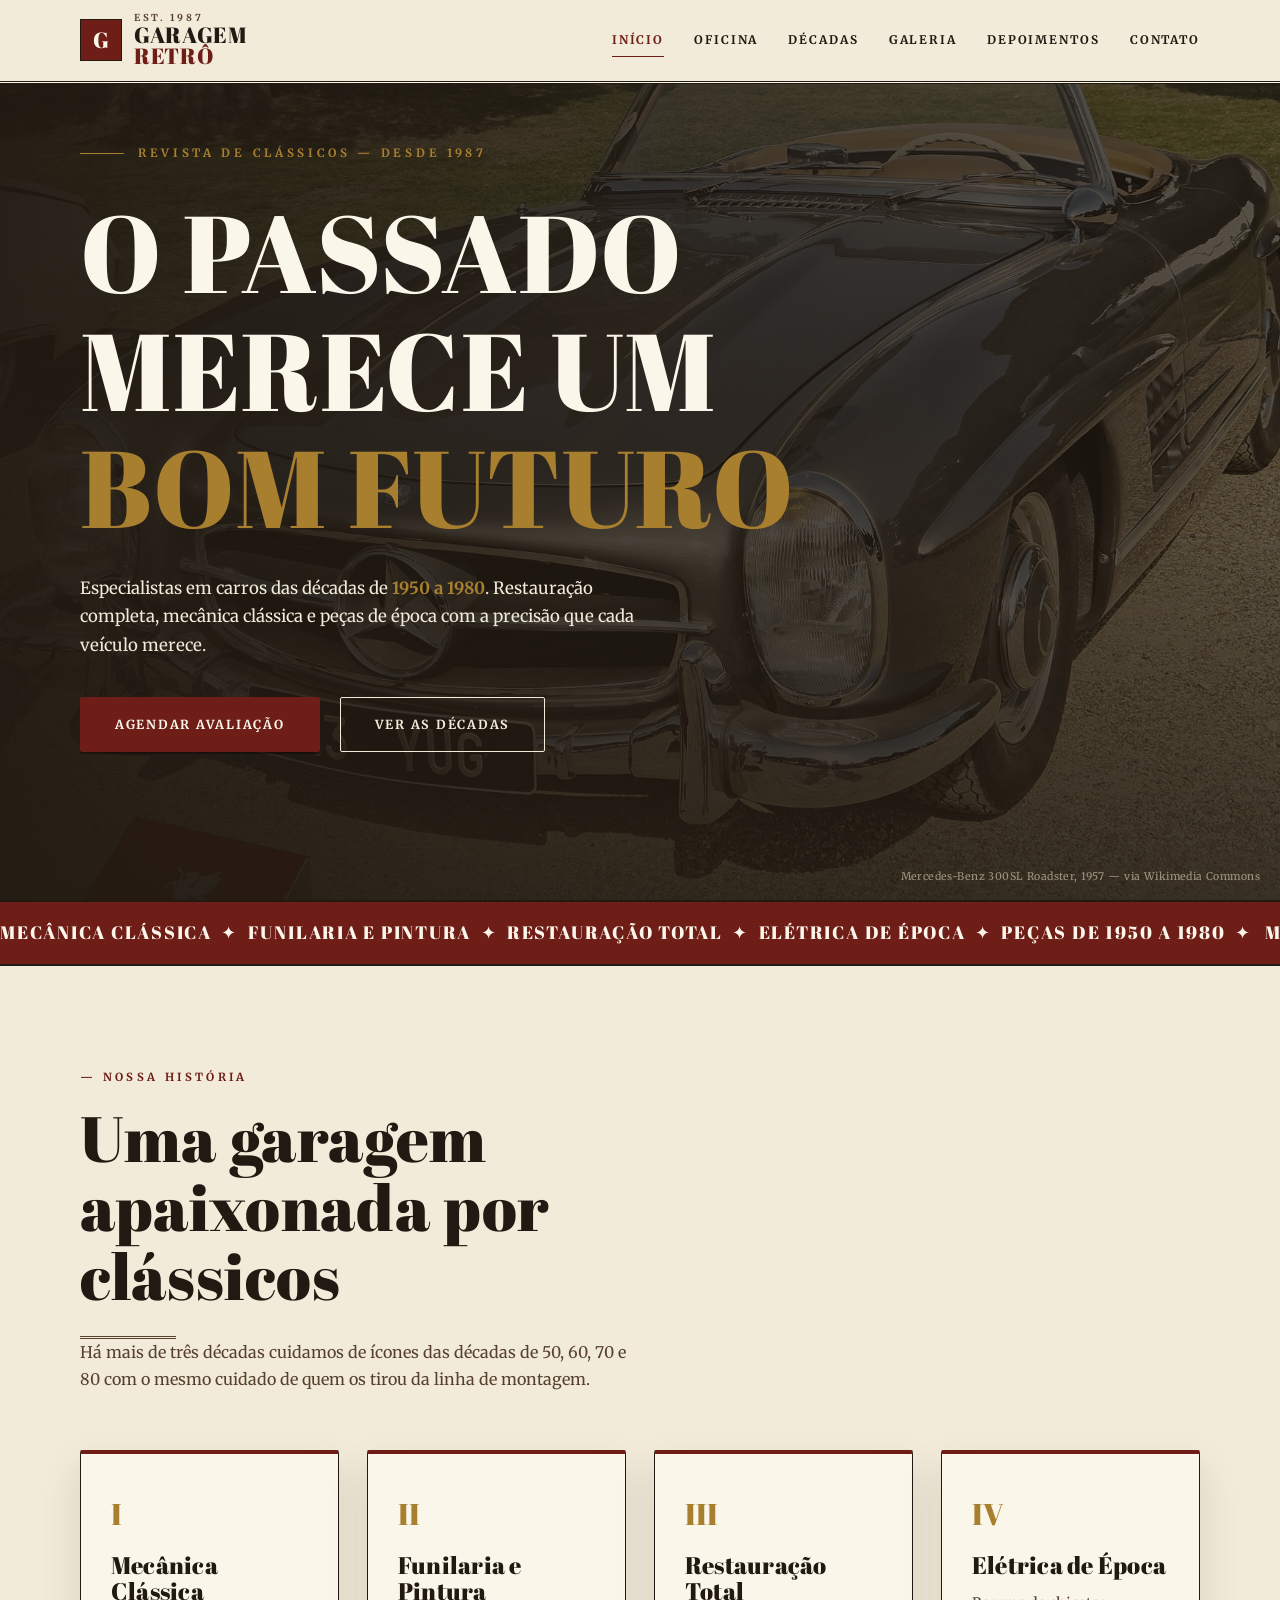
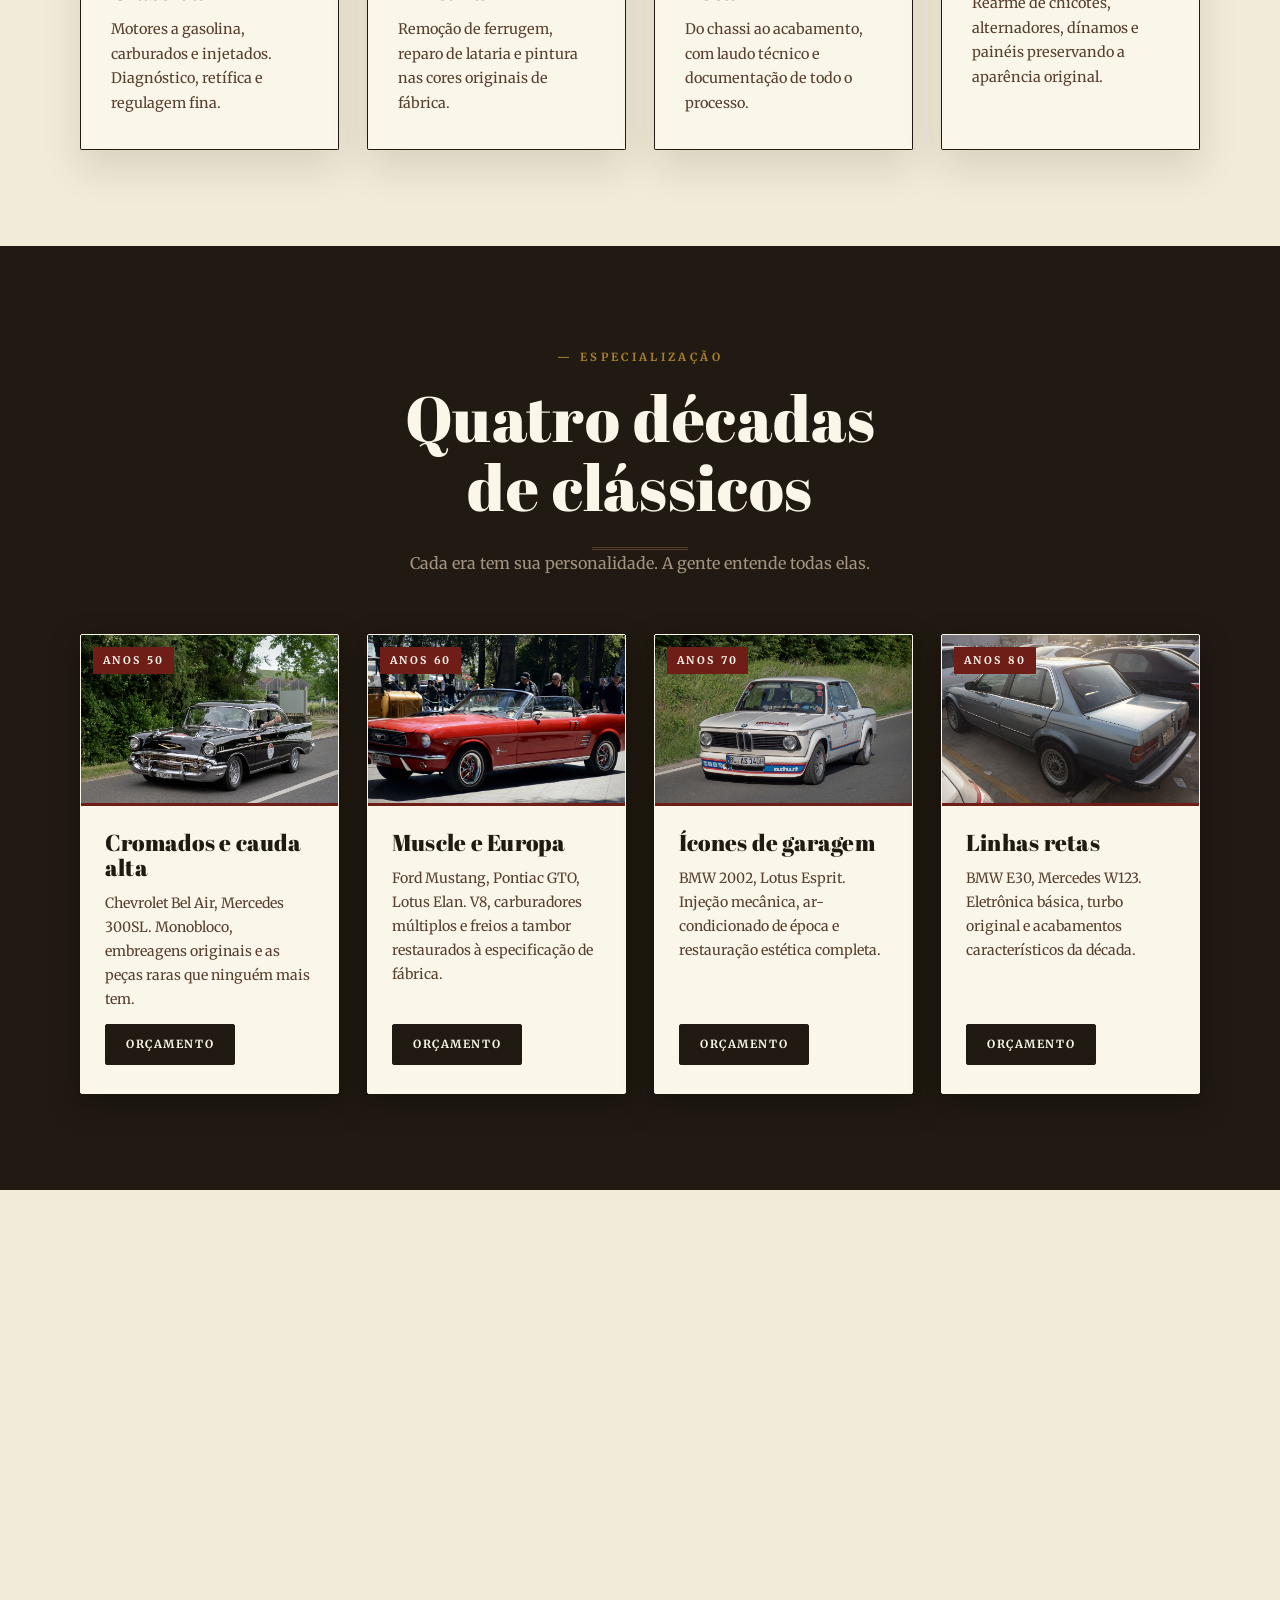
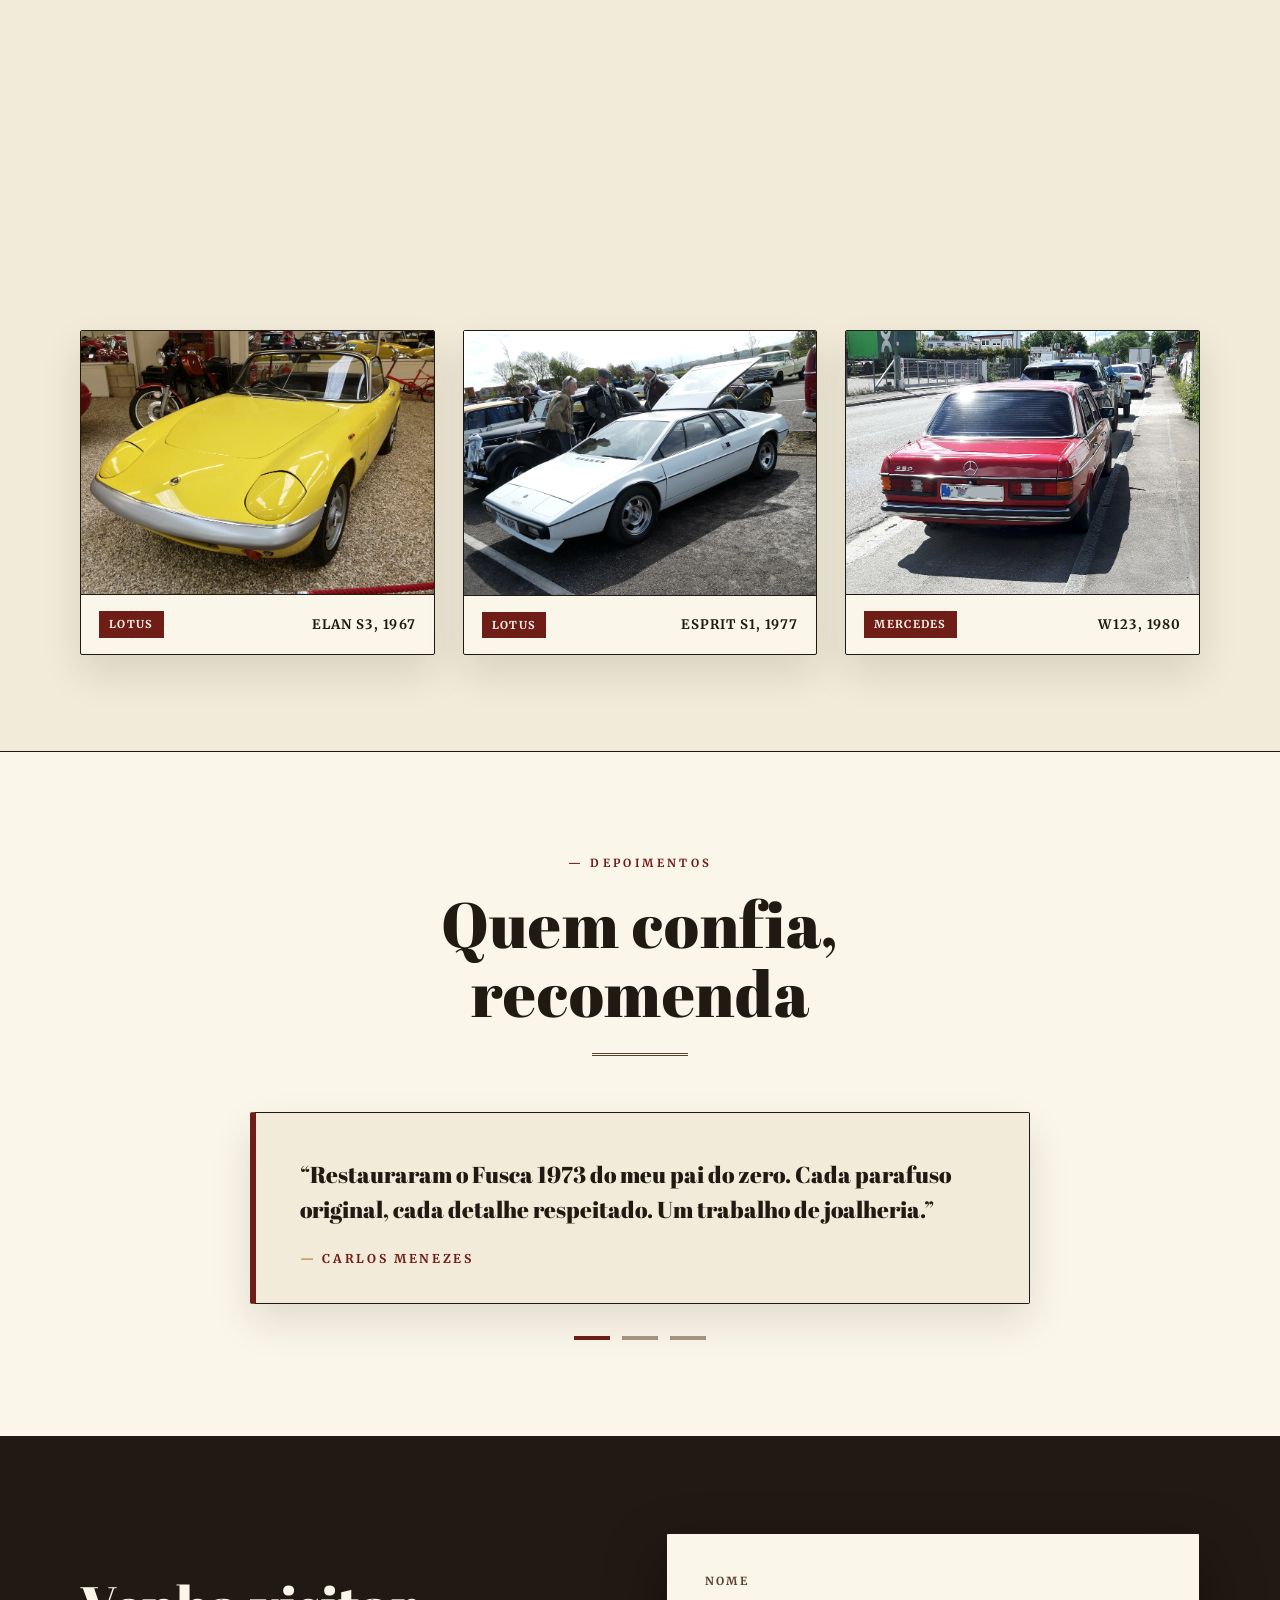
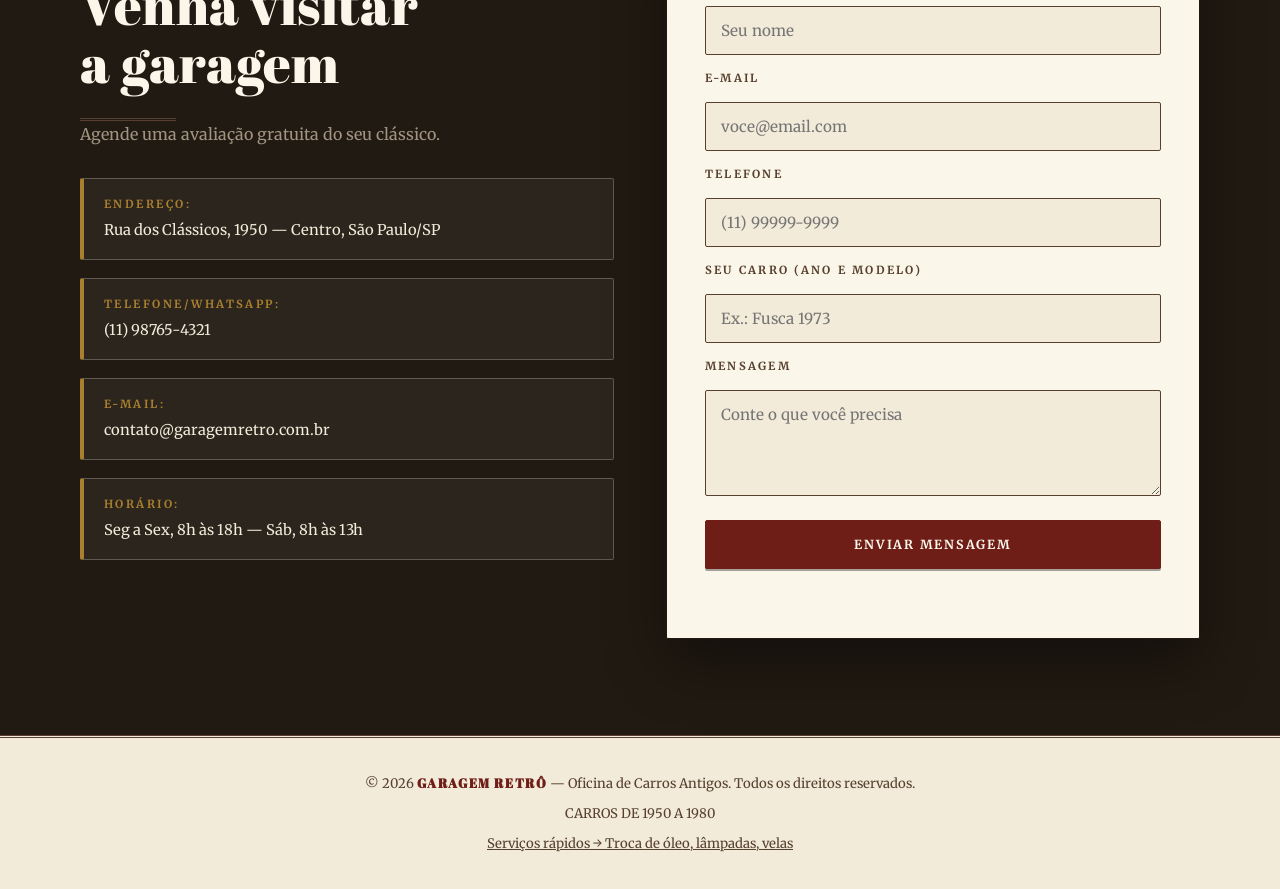
<file: index.html>
<!DOCTYPE html>
<html lang="pt-BR">
<head>
  <meta charset="UTF-8">
  <meta name="viewport" content="width=device-width, initial-scale=1.0">
  <meta name="description" content="Garagem Retrô — oficina especializada em carros antigos das décadas de 1950 a 1980. Restauração, mecânica clássica e peças de época.">
  <title>GARAGEM RETRÔ — Carros 1950–1980</title>
  <link rel="preconnect" href="https://fonts.googleapis.com">
  <link rel="preconnect" href="https://fonts.gstatic.com" crossorigin>
  <link href="https://fonts.googleapis.com/css2?family=Abril+Fatface&family=Merriweather:ital,wght@0,300;0,400;0,700;1,400&display=swap" rel="stylesheet">
  <link rel="stylesheet" href="css/style.css">
</head>
<body>

  <header class="header" id="topo">
    <div class="container header-inner">
      <a href="#inicio" class="logo">
        <span class="logo-mark">G</span>
        <span class="logo-text">
          <small>Est. 1987</small>
          GARAGEM <em>RETRÔ</em>
        </span>
      </a>
      <nav class="nav" id="nav">
        <a href="#inicio">Início</a>
        <a href="#oficina">Oficina</a>
        <a href="#decadas">Décadas</a>
        <a href="#galeria">Galeria</a>
        <a href="#depoimentos">Depoimentos</a>
        <a href="#contato">Contato</a>
      </nav>
      <button class="menu-toggle" id="menuToggle" aria-label="Abrir menu">&#9776;</button>
    </div>
  </header>

  <main>

    <!-- ===== HERO ===== -->
    <section class="hero" id="inicio">
      <div class="hero-backdrop" aria-hidden="true">
        <img src="img/mercedes-300sl-1957.jpg" alt="" fetchpriority="high">
      </div>
      <div class="container hero-content">
        <span class="hero-kicker" data-reveal>Revista de Clássicos — Desde 1987</span>
        <h1 class="hero-title" data-reveal>O PASSADO<br>MERECE UM<br><em>BOM FUTURO</em></h1>
        <p class="hero-sub" data-reveal>Especialistas em carros das décadas de <strong>1950 a 1980</strong>. Restauração completa, mecânica clássica e peças de época com a precisão que cada veículo merece.</p>
        <div class="hero-actions" data-reveal>
          <a href="#contato" class="btn btn-primary">Agendar avaliação</a>
          <a href="#decadas" class="btn btn-outline">Ver as décadas</a>
        </div>
      </div>
      <p class="hero-credits">Mercedes-Benz 300SL Roadster, 1957 — via Wikimedia Commons</p>
    </section>

    <!-- ===== MARQUEE ===== -->
    <div class="marquee" aria-hidden="true">
      <div class="marquee-track">
        <span>Mecânica Clássica&nbsp;&nbsp;&#10022;&nbsp;&nbsp;Funilaria e Pintura&nbsp;&nbsp;&#10022;&nbsp;&nbsp;Restauração Total&nbsp;&nbsp;&#10022;&nbsp;&nbsp;Elétrica de Época&nbsp;&nbsp;&#10022;&nbsp;&nbsp;Peças de 1950 a 1980&nbsp;&nbsp;&#10022;&nbsp;&nbsp;</span>
        <span>Mecânica Clássica&nbsp;&nbsp;&#10022;&nbsp;&nbsp;Funilaria e Pintura&nbsp;&nbsp;&#10022;&nbsp;&nbsp;Restauração Total&nbsp;&nbsp;&#10022;&nbsp;&nbsp;Elétrica de Época&nbsp;&nbsp;&#10022;&nbsp;&nbsp;Peças de 1950 a 1980&nbsp;&nbsp;&#10022;&nbsp;&nbsp;</span>
      </div>
    </div>

    <!-- ===== OFICINA ===== -->
    <section class="oficina" id="oficina">
      <div class="container">
        <div class="section-head">
          <span class="section-tag" data-reveal>Nossa história</span>
          <h2 data-reveal>Uma garagem<br>apaixonada por clássicos</h2>
          <hr class="rule" data-reveal>
          <p data-reveal>Há mais de três décadas cuidamos de ícones das décadas de 50, 60, 70 e 80 com o mesmo cuidado de quem os tirou da linha de montagem.</p>
        </div>

        <div class="oficina-grid">
          <article class="press-card" data-reveal>
            <span class="card-num">I</span>
            <h3>Mecânica Clássica</h3>
            <p>Motores a gasolina, carburados e injetados. Diagnóstico, retífica e regulagem fina.</p>
          </article>
          <article class="press-card" data-reveal>
            <span class="card-num">II</span>
            <h3>Funilaria e Pintura</h3>
            <p>Remoção de ferrugem, reparo de lataria e pintura nas cores originais de fábrica.</p>
          </article>
          <article class="press-card" data-reveal>
            <span class="card-num">III</span>
            <h3>Restauração Total</h3>
            <p>Do chassi ao acabamento, com laudo técnico e documentação de todo o processo.</p>
          </article>
          <article class="press-card" data-reveal>
            <span class="card-num">IV</span>
            <h3>Elétrica de Época</h3>
            <p>Rearme de chicotes, alternadores, dínamos e painéis preservando a aparência original.</p>
          </article>
        </div>
      </div>
    </section>

    <!-- ===== DÉCADAS ===== -->
    <section class="decadas" id="decadas">
      <div class="container">
        <div class="section-head section-head-dark center">
          <span class="section-tag" data-reveal>Especialização</span>
          <h2 data-reveal>Quatro décadas<br>de clássicos</h2>
          <hr class="rule" data-reveal>
          <p data-reveal>Cada era tem sua personalidade. A gente entende todas elas.</p>
        </div>

        <div class="decadas-grid">
          <article class="era-card" data-reveal>
            <div class="era-art">
              <img src="img/chevrolet-belair-1957.jpg" alt="Chevrolet Bel Air 1957">
              <span class="era-year">ANOS 50</span>
            </div>
            <div class="era-body">
              <h3>Cromados e cauda alta</h3>
              <p>Chevrolet Bel Air, Mercedes 300SL. Monobloco, embreagens originais e as peças raras que ninguém mais tem.</p>
              <a href="#contato" class="btn btn-small">Orçamento</a>
            </div>
          </article>

          <article class="era-card" data-reveal>
            <div class="era-art">
              <img src="img/ford-mustang-1966.jpg" alt="Ford Mustang 1966">
              <span class="era-year">ANOS 60</span>
            </div>
            <div class="era-body">
              <h3>Muscle e Europa</h3>
              <p>Ford Mustang, Pontiac GTO, Lotus Elan. V8, carburadores múltiplos e freios a tambor restaurados à especificação de fábrica.</p>
              <a href="#contato" class="btn btn-small">Orçamento</a>
            </div>
          </article>

          <article class="era-card" data-reveal>
            <div class="era-art">
              <img src="img/bmw-2002-1970.jpg" alt="BMW 2002 Turbo">
              <span class="era-year">ANOS 70</span>
            </div>
            <div class="era-body">
              <h3>Ícones de garagem</h3>
              <p>BMW 2002, Lotus Esprit. Injeção mecânica, ar-condicionado de época e restauração estética completa.</p>
              <a href="#contato" class="btn btn-small">Orçamento</a>
            </div>
          </article>

          <article class="era-card" data-reveal>
            <div class="era-art">
              <img src="img/bmw-e30-1985.jpg" alt="BMW E30 1985">
              <span class="era-year">ANOS 80</span>
            </div>
            <div class="era-body">
              <h3>Linhas retas</h3>
              <p>BMW E30, Mercedes W123. Eletrônica básica, turbo original e acabamentos característicos da década.</p>
              <a href="#contato" class="btn btn-small">Orçamento</a>
            </div>
          </article>
        </div>
      </div>
    </section>

    <!-- ===== GALERIA ===== -->
    <section class="galeria" id="galeria">
      <div class="container">
        <div class="section-head">
          <span class="section-tag" data-reveal>Portfólio</span>
          <h2 data-reveal>Projetos que<br>saíram da oficina</h2>
          <hr class="rule" data-reveal>
          <p data-reveal>Alguns clássicos que passaram pelas nossas mãos.</p>
        </div>

        <div class="galeria-grid">
          <figure class="gallery-item" data-reveal>
            <div class="gallery-art"><img src="img/chevrolet-impala-1965.jpg" alt="Chevrolet Impala 1965"></div>
            <figcaption><span class="gallery-tag">Chevrolet</span> Impala, 1965</figcaption>
          </figure>
          <figure class="gallery-item" data-reveal>
            <div class="gallery-art"><img src="img/pontiac-gto-1967.jpg" alt="Pontiac GTO 1967"></div>
            <figcaption><span class="gallery-tag">Pontiac</span> GTO, 1967</figcaption>
          </figure>
          <figure class="gallery-item" data-reveal>
            <div class="gallery-art"><img src="img/ford-galaxie-1965.jpg" alt="Ford Galaxie 500 1965"></div>
            <figcaption><span class="gallery-tag">Ford</span> Galaxie 500, 1965</figcaption>
          </figure>
          <figure class="gallery-item" data-reveal>
            <div class="gallery-art"><img src="img/lotus-elan-1967.jpg" alt="Lotus Elan S3 1967"></div>
            <figcaption><span class="gallery-tag">Lotus</span> Elan S3, 1967</figcaption>
          </figure>
          <figure class="gallery-item" data-reveal>
            <div class="gallery-art"><img src="img/lotus-esprit-1977.jpg" alt="Lotus Esprit S1 1977"></div>
            <figcaption><span class="gallery-tag">Lotus</span> Esprit S1, 1977</figcaption>
          </figure>
          <figure class="gallery-item" data-reveal>
            <div class="gallery-art"><img src="img/mercedes-w123-1980.jpg" alt="Mercedes-Benz W123 1980"></div>
            <figcaption><span class="gallery-tag">Mercedes</span> W123, 1980</figcaption>
          </figure>
        </div>
      </div>
    </section>

    <!-- ===== DEPOIMENTOS ===== -->
    <section class="depoimentos" id="depoimentos">
      <div class="container">
        <div class="section-head center">
          <span class="section-tag" data-reveal>Depoimentos</span>
          <h2 data-reveal>Quem confia,<br>recomenda</h2>
          <hr class="rule" data-reveal>
        </div>

        <div class="depoimentos-slider" id="depoSlider">
          <article class="depoimento" data-index="0">
            <p class="depoimento-texto">&ldquo;Restauraram o Fusca 1973 do meu pai do zero. Cada parafuso original, cada detalhe respeitado. Um trabalho de joalheria.&rdquo;</p>
            <p class="depoimento-autor">Carlos Menezes</p>
          </article>
          <article class="depoimento" data-index="1">
            <p class="depoimento-texto">&ldquo;Meu Opala 1978 voltou a rodar melhor do que quando saiu da concessionária. Equipe apaixonada e honesta.&rdquo;</p>
            <p class="depoimento-autor">Fernanda Lima</p>
          </article>
          <article class="depoimento" data-index="2">
            <p class="depoimento-texto">&ldquo;Levaram dois anos para a restauração do meu Galaxie 500, mas o resultado superou todas as expectativas.&rdquo;</p>
            <p class="depoimento-autor">Roberto Salles</p>
          </article>
        </div>
        <div class="depoimentos-nav" id="depoNav">
          <button class="depo-btn" data-index="0" aria-label="Depoimento 1"></button>
          <button class="depo-btn" data-index="1" aria-label="Depoimento 2"></button>
          <button class="depo-btn" data-index="2" aria-label="Depoimento 3"></button>
        </div>
      </div>
    </section>

    <!-- ===== CONTATO ===== -->
    <section class="contato" id="contato">
      <div class="container contato-grid">
        <div class="contato-info">
          <span class="section-tag" data-reveal>Fale conosco</span>
          <h2 data-reveal>Venha visitar<br>a garagem</h2>
          <hr class="rule" data-reveal>
          <p data-reveal>Agende uma avaliação gratuita do seu clássico.</p>
          <ul class="contato-lista" data-reveal>
            <li><strong>Endereço:</strong> Rua dos Clássicos, 1950 — Centro, São Paulo/SP</li>
            <li><strong>Telefone/WhatsApp:</strong> (11) 98765-4321</li>
            <li><strong>E-mail:</strong> contato@garagemretro.com.br</li>
            <li><strong>Horário:</strong> Seg a Sex, 8h às 18h — Sáb, 8h às 13h</li>
          </ul>
        </div>

        <form class="contato-form" id="contatoForm" novalidate data-reveal>
          <label for="nome">Nome</label>
          <input type="text" id="nome" name="nome" placeholder="Seu nome" required>

          <label for="email">E-mail</label>
          <input type="email" id="email" name="email" placeholder="voce@email.com" required>

          <label for="telefone">Telefone</label>
          <input type="tel" id="telefone" name="telefone" placeholder="(11) 99999-9999">

          <label for="veiculo">Seu carro (ano e modelo)</label>
          <input type="text" id="veiculo" name="veiculo" placeholder="Ex.: Fusca 1973">

          <label for="mensagem">Mensagem</label>
          <textarea id="mensagem" name="mensagem" rows="4" placeholder="Conte o que você precisa"></textarea>

          <button type="submit" class="btn btn-primary btn-block">Enviar mensagem</button>
          <p class="form-status" id="formStatus" role="status"></p>
        </form>
      </div>
    </section>
  </main>

  <footer class="footer">
    <div class="container footer-inner">
      <p>&copy; <span id="anoAtual"></span> <strong>GARAGEM RETRÔ</strong> — Oficina de Carros Antigos. Todos os direitos reservados.</p>
      <p>CARROS DE 1950 A 1980</p>
      <p><a href="servicos-rapidos/index.html" class="footer-link">Serviços rápidos → Troca de óleo, lâmpadas, velas</a></p>
    </div>
  </footer>

  <script src="js/script.js"></script>
</body>
</html>
</file>
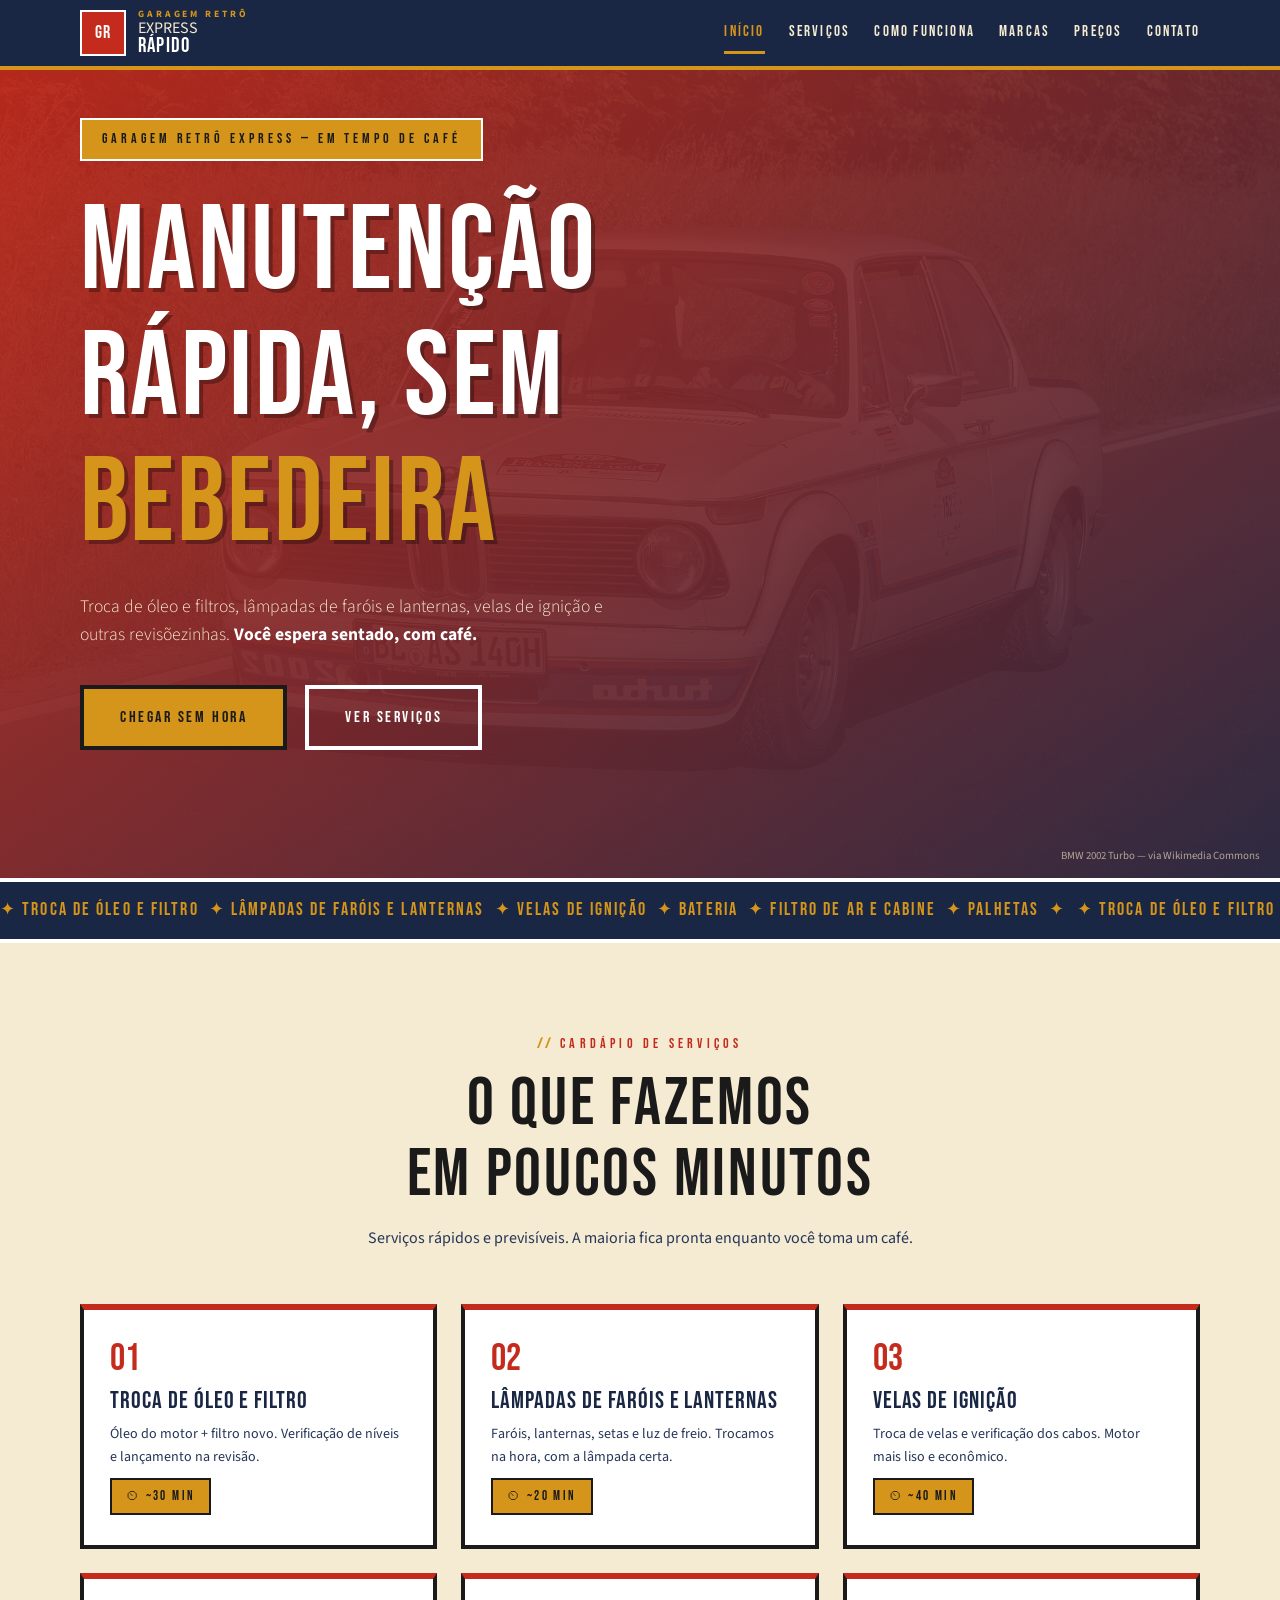
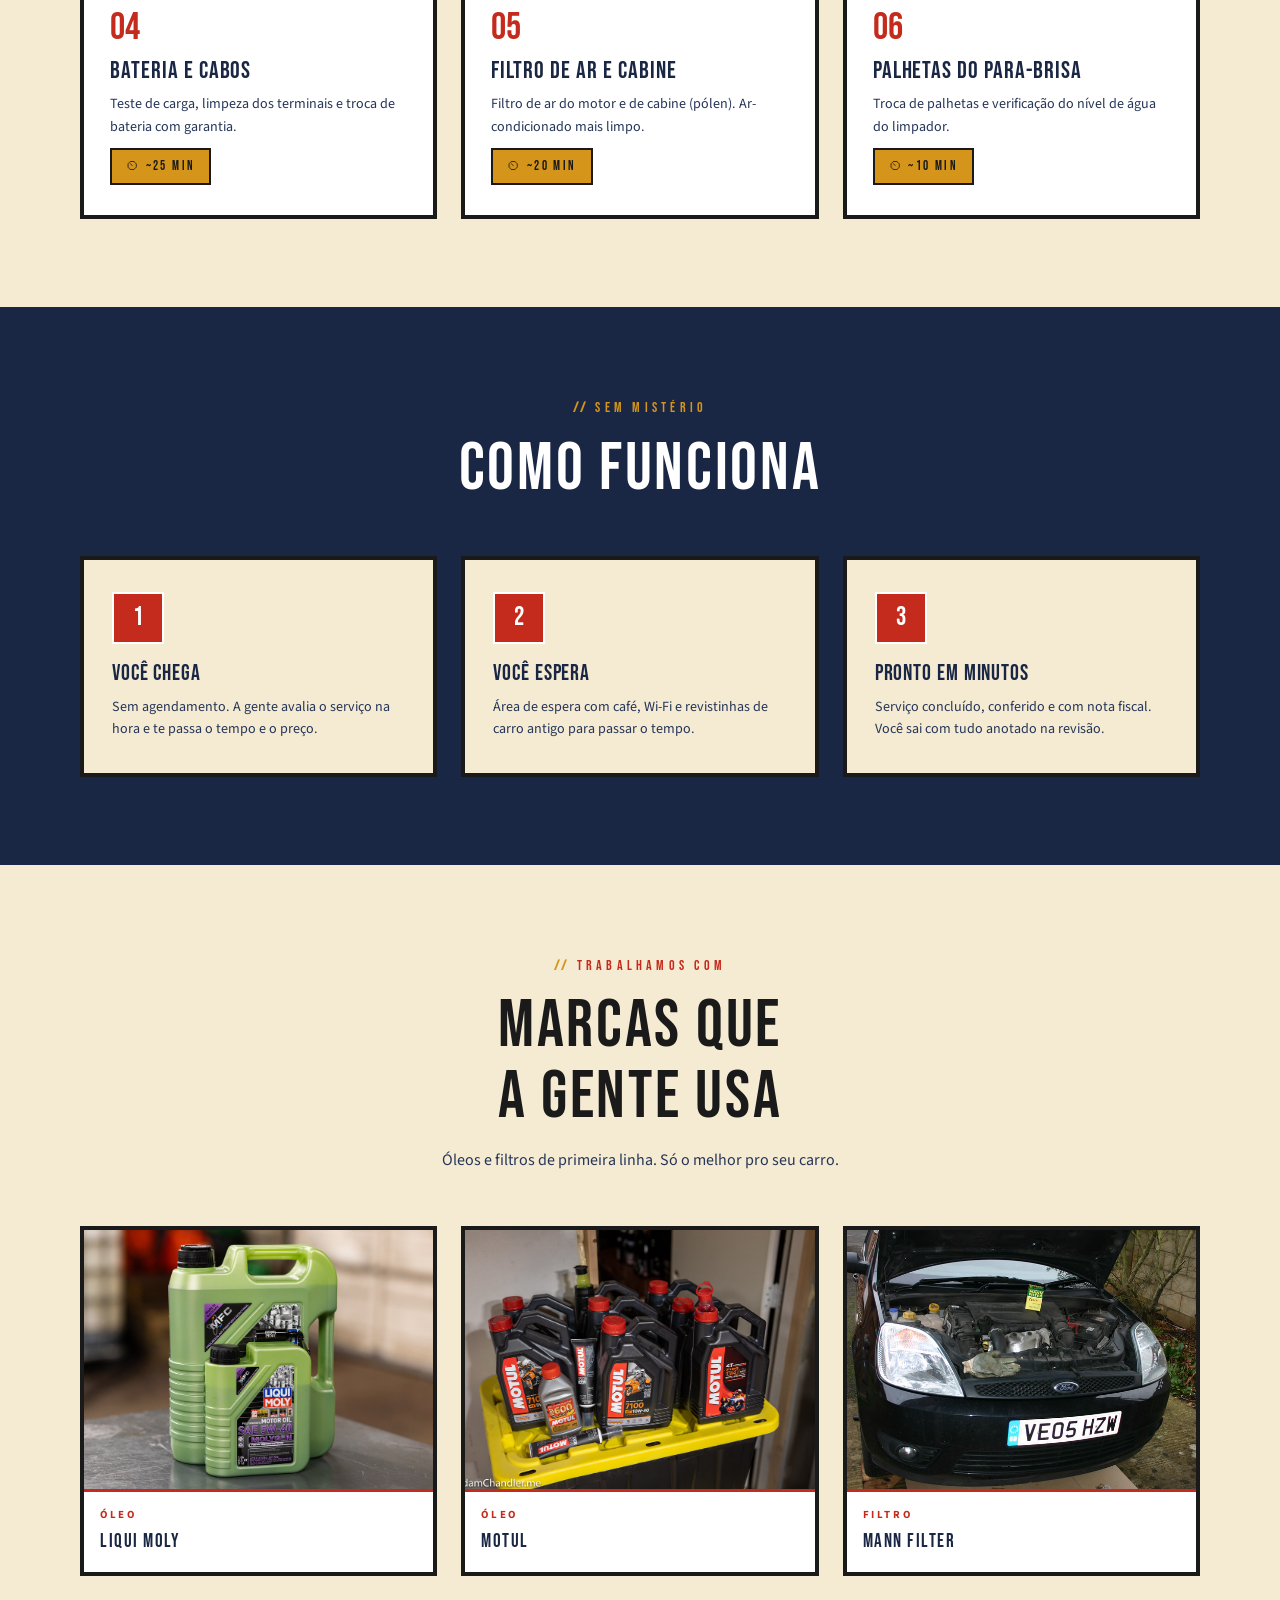
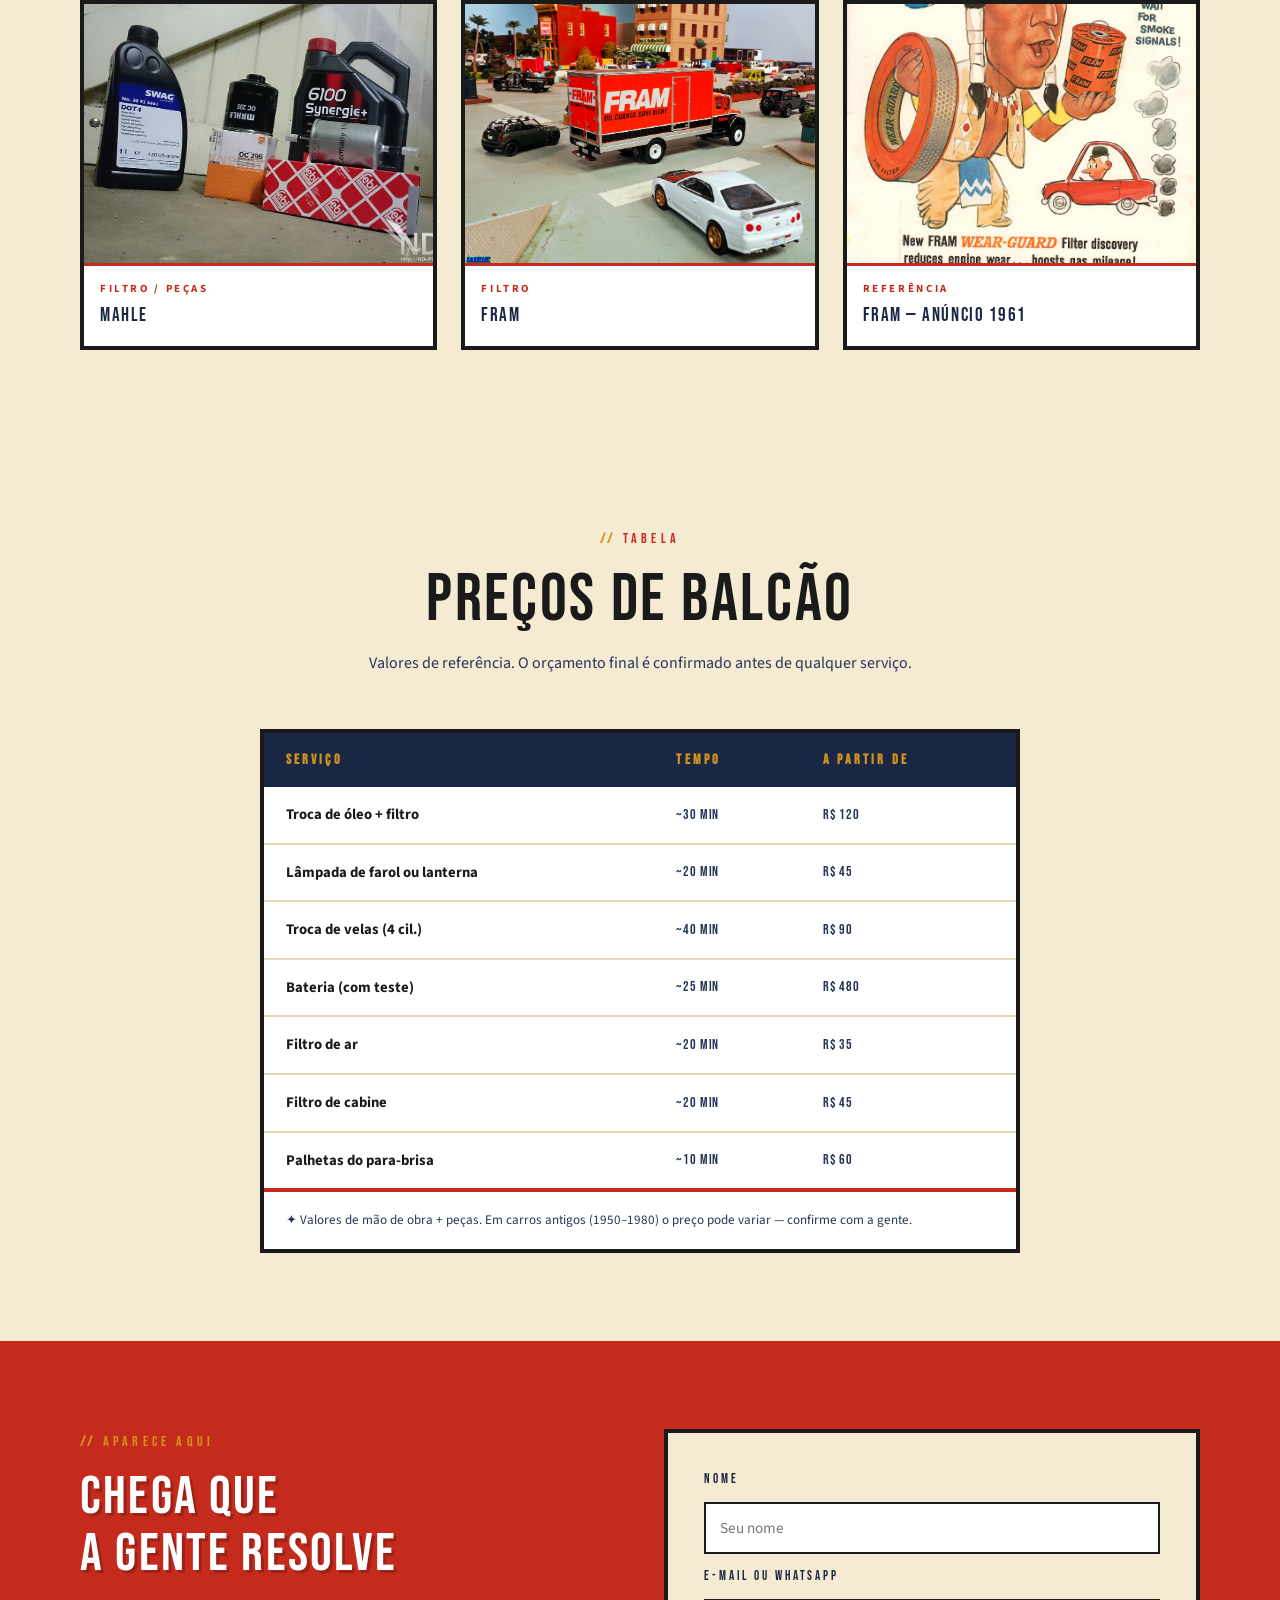
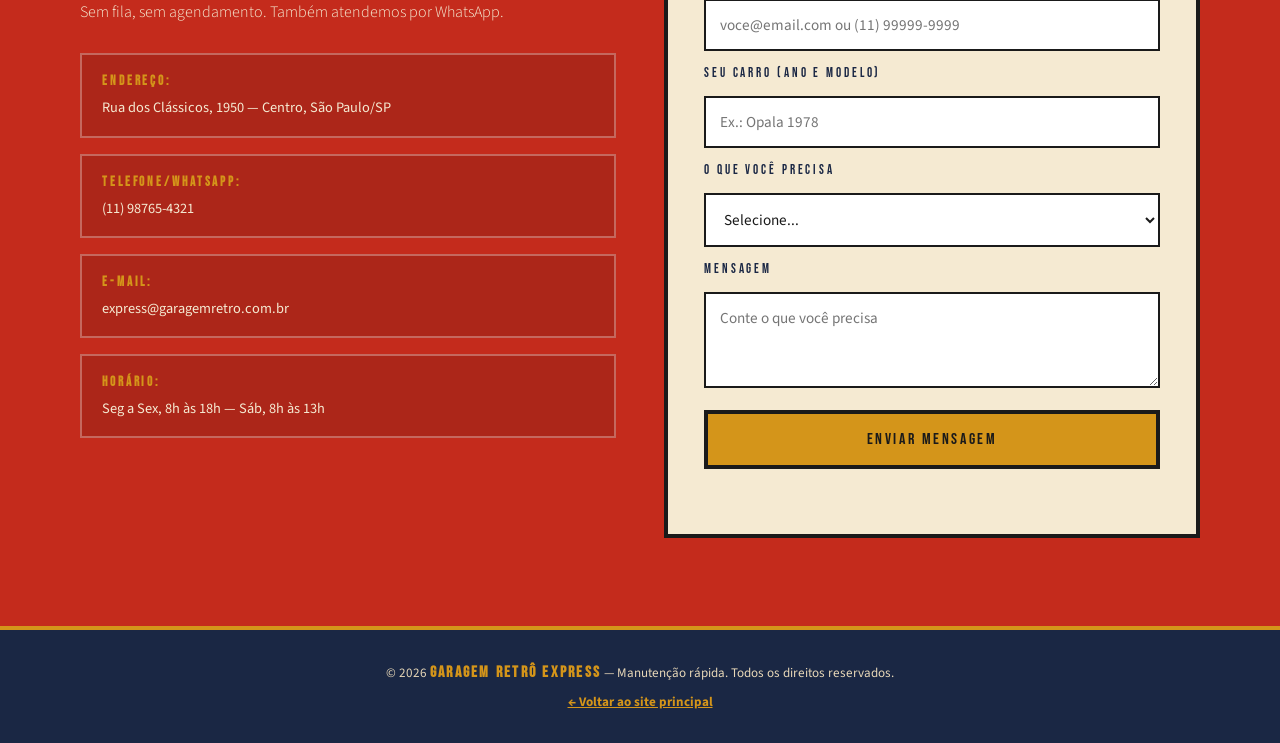
<file: servicos-rapidos/index.html>
<!DOCTYPE html>
<html lang="pt-BR">
<head>
  <meta charset="UTF-8">
  <meta name="viewport" content="width=device-width, initial-scale=1.0">
  <meta name="description" content="Garagem Retrô Express — serviços rápidos para seu carro: troca de óleo e filtros, lâmpadas de faróis e lanternas, velas de ignição. Sem agendamento, sem demora.">
  <title>GARAGEM RETRÔ EXPRESS — Serviços Rápidos</title>
  <link rel="preconnect" href="https://fonts.googleapis.com">
  <link rel="preconnect" href="https://fonts.gstatic.com" crossorigin>
  <link href="https://fonts.googleapis.com/css2?family=Bebas+Neue&family=Source+Sans+3:wght@300;400;600;700&display=swap" rel="stylesheet">
  <link rel="stylesheet" href="css/style.css">
</head>
<body>

  <header class="header" id="topo">
    <div class="container header-inner">
      <a href="#inicio" class="logo">
        <span class="logo-mark">GR</span>
        <span class="logo-text">
          <small>Garagem Retrô</small>
          EXPRESS <em>RÁPIDO</em>
        </span>
      </a>
      <nav class="nav" id="nav">
        <a href="#inicio">Início</a>
        <a href="#servicos">Serviços</a>
        <a href="#como-funciona">Como funciona</a>
        <a href="#marcas">Marcas</a>
        <a href="#precos">Preços</a>
        <a href="#contato">Contato</a>
      </nav>
      <button class="menu-toggle" id="menuToggle" aria-label="Abrir menu">&#9776;</button>
    </div>
  </header>

  <main>

    <!-- ===== HERO ===== -->
    <section class="hero" id="inicio">
      <div class="hero-backdrop" aria-hidden="true">
        <img src="img/bmw-2002-1970.jpg" alt="" fetchpriority="high">
      </div>
      <div class="container hero-content">
        <span class="hero-badge" data-reveal>Garagem Retrô Express — Em tempo de café</span>
        <h1 class="hero-title" data-reveal>MANUTENÇÃO<br>RÁPIDA, SEM<br><em>BEBEDEIRA</em></h1>
        <p class="hero-sub" data-reveal>Troca de óleo e filtros, lâmpadas de faróis e lanternas, velas de ignição e outras revisõezinhas. <strong>Você espera sentado, com café.</strong></p>
        <div class="hero-actions" data-reveal>
          <a href="#contato" class="btn btn-primary">Chegar sem hora</a>
          <a href="#servicos" class="btn btn-outline">Ver serviços</a>
        </div>
      </div>
      <p class="hero-credits">BMW 2002 Turbo — via Wikimedia Commons</p>
    </section>

    <!-- ===== MARQUEE ===== -->
    <div class="marquee" aria-hidden="true">
      <div class="marquee-track">
        <span>&#10022; Troca de óleo e filtro&nbsp;&nbsp;&#10022; Lâmpadas de faróis e lanternas&nbsp;&nbsp;&#10022; Velas de ignição&nbsp;&nbsp;&#10022; Bateria&nbsp;&nbsp;&#10022; Filtro de ar e cabine&nbsp;&nbsp;&#10022; Palhetas&nbsp;&nbsp;&#10022;&nbsp;&nbsp;</span>
        <span>&#10022; Troca de óleo e filtro&nbsp;&nbsp;&#10022; Lâmpadas de faróis e lanternas&nbsp;&nbsp;&#10022; Velas de ignição&nbsp;&nbsp;&#10022; Bateria&nbsp;&nbsp;&#10022; Filtro de ar e cabine&nbsp;&nbsp;&#10022; Palhetas&nbsp;&nbsp;&#10022;&nbsp;&nbsp;</span>
      </div>
    </div>

    <!-- ===== SERVIÇOS ===== -->
    <section class="servicos" id="servicos">
      <div class="container">
        <div class="section-head center">
          <span class="section-tag" data-reveal>Cardápio de serviços</span>
          <h2 data-reveal>O que fazemos<br>em poucos minutos</h2>
          <p data-reveal>Serviços rápidos e previsíveis. A maioria fica pronta enquanto você toma um café.</p>
        </div>

        <div class="servicos-grid">
          <article class="press-card" data-reveal>
            <span class="card-num">01</span>
            <h3>Troca de óleo e filtro</h3>
            <p>Óleo do motor + filtro novo. Verificação de níveis e lançamento na revisão.</p>
            <span class="tag-tempo">&#9202; ~30 min</span>
          </article>
          <article class="press-card" data-reveal>
            <span class="card-num">02</span>
            <h3>Lâmpadas de faróis e lanternas</h3>
            <p>Faróis, lanternas, setas e luz de freio. Trocamos na hora, com a lâmpada certa.</p>
            <span class="tag-tempo">&#9202; ~20 min</span>
          </article>
          <article class="press-card" data-reveal>
            <span class="card-num">03</span>
            <h3>Velas de ignição</h3>
            <p>Troca de velas e verificação dos cabos. Motor mais liso e econômico.</p>
            <span class="tag-tempo">&#9202; ~40 min</span>
          </article>
          <article class="press-card" data-reveal>
            <span class="card-num">04</span>
            <h3>Bateria e cabos</h3>
            <p>Teste de carga, limpeza dos terminais e troca de bateria com garantia.</p>
            <span class="tag-tempo">&#9202; ~25 min</span>
          </article>
          <article class="press-card" data-reveal>
            <span class="card-num">05</span>
            <h3>Filtro de ar e cabine</h3>
            <p>Filtro de ar do motor e de cabine (pólen). Ar-condicionado mais limpo.</p>
            <span class="tag-tempo">&#9202; ~20 min</span>
          </article>
          <article class="press-card" data-reveal>
            <span class="card-num">06</span>
            <h3>Palhetas do para-brisa</h3>
            <p>Troca de palhetas e verificação do nível de água do limpador.</p>
            <span class="tag-tempo">&#9202; ~10 min</span>
          </article>
        </div>
      </div>
    </section>

    <!-- ===== COMO FUNCIONA ===== -->
    <section class="como" id="como-funciona">
      <div class="container">
        <div class="section-head section-head-dark center">
          <span class="section-tag" data-reveal>Sem mistério</span>
          <h2 data-reveal>Como funciona</h2>
        </div>

        <div class="passos-grid">
          <article class="passo" data-reveal>
            <span class="passo-num">1</span>
            <h3>Você chega</h3>
            <p>Sem agendamento. A gente avalia o serviço na hora e te passa o tempo e o preço.</p>
          </article>
          <article class="passo" data-reveal>
            <span class="passo-num">2</span>
            <h3>Você espera</h3>
            <p>Área de espera com café, Wi-Fi e revistinhas de carro antigo para passar o tempo.</p>
          </article>
          <article class="passo" data-reveal>
            <span class="passo-num">3</span>
            <h3>Pronto em minutos</h3>
            <p>Serviço concluído, conferido e com nota fiscal. Você sai com tudo anotado na revisão.</p>
          </article>
        </div>
      </div>
    </section>

    <!-- ===== MARCAS ===== -->
    <section class="marcas" id="marcas">
      <div class="container">
        <div class="section-head center">
          <span class="section-tag" data-reveal>Trabalhamos com</span>
          <h2 data-reveal>Marcas que<br>a gente usa</h2>
          <p data-reveal>Óleos e filtros de primeira linha. Só o melhor pro seu carro.</p>
        </div>

        <div class="marcas-grid">
          <figure class="marca-card" data-reveal>
            <div class="marca-img"><img src="img/marcas/liquimoly-oleo.jpg" alt="Óleo Liqui Moly"></div>
            <figcaption>
              <span class="marca-tipo">Óleo</span>
              <span class="marca-nome">Liqui Moly</span>
            </figcaption>
          </figure>
          <figure class="marca-card" data-reveal>
            <div class="marca-img"><img src="img/marcas/motul-oleo.jpg" alt="Óleo Motul"></div>
            <figcaption>
              <span class="marca-tipo">Óleo</span>
              <span class="marca-nome">Motul</span>
            </figcaption>
          </figure>
          <figure class="marca-card" data-reveal>
            <div class="marca-img"><img src="img/marcas/mann-filter.jpg" alt="Filtro Mann Filter"></div>
            <figcaption>
              <span class="marca-tipo">Filtro</span>
              <span class="marca-nome">Mann Filter</span>
            </figcaption>
          </figure>
          <figure class="marca-card" data-reveal>
            <div class="marca-img"><img src="img/marcas/mahle-pecas.jpg" alt="Peças Mahle"></div>
            <figcaption>
              <span class="marca-tipo">Filtro / Peças</span>
              <span class="marca-nome">Mahle</span>
            </figcaption>
          </figure>
          <figure class="marca-card" data-reveal>
            <div class="marca-img"><img src="img/marcas/fram-filtro.jpg" alt="Filtro Fram"></div>
            <figcaption>
              <span class="marca-tipo">Filtro</span>
              <span class="marca-nome">Fram</span>
            </figcaption>
          </figure>
          <figure class="marca-card" data-reveal>
            <div class="marca-img"><img src="img/marcas/fram-anuncio-vintage.jpg" alt="Anúncio vintage Fram"></div>
            <figcaption>
              <span class="marca-tipo">Referência</span>
              <span class="marca-nome">Fram — Anúncio 1961</span>
            </figcaption>
          </figure>
        </div>
      </div>
    </section>

    <!-- ===== PREÇOS ===== -->
    <section class="precos" id="precos">
      <div class="container">
        <div class="section-head center">
          <span class="section-tag" data-reveal>Tabela</span>
          <h2 data-reveal>Preços de balcão</h2>
          <p data-reveal>Valores de referência. O orçamento final é confirmado antes de qualquer serviço.</p>
        </div>

        <div class="precos-card" data-reveal>
          <table class="precos-tabela">
            <thead>
              <tr>
                <th>Serviço</th>
                <th>Tempo</th>
                <th>A partir de</th>
              </tr>
            </thead>
            <tbody>
              <tr><td>Troca de óleo + filtro</td><td>~30 min</td><td>R$ 120</td></tr>
              <tr><td>Lâmpada de farol ou lanterna</td><td>~20 min</td><td>R$ 45</td></tr>
              <tr><td>Troca de velas (4 cil.)</td><td>~40 min</td><td>R$ 90</td></tr>
              <tr><td>Bateria (com teste)</td><td>~25 min</td><td>R$ 480</td></tr>
              <tr><td>Filtro de ar</td><td>~20 min</td><td>R$ 35</td></tr>
              <tr><td>Filtro de cabine</td><td>~20 min</td><td>R$ 45</td></tr>
              <tr><td>Palhetas do para-brisa</td><td>~10 min</td><td>R$ 60</td></tr>
            </tbody>
          </table>
          <p class="precos-nota">&#10022; Valores de mão de obra + peças. Em carros antigos (1950–1980) o preço pode variar — confirme com a gente.</p>
        </div>
      </div>
    </section>

    <!-- ===== CONTATO ===== -->
    <section class="contato" id="contato">
      <div class="container contato-grid">
        <div class="contato-info">
          <span class="section-tag" data-reveal>Aparece aqui</span>
          <h2 data-reveal>Chega que<br>a gente resolve</h2>
          <p data-reveal>Sem fila, sem agendamento. Também atendemos por WhatsApp.</p>
          <ul class="contato-lista" data-reveal>
            <li><strong>Endereço:</strong> Rua dos Clássicos, 1950 — Centro, São Paulo/SP</li>
            <li><strong>Telefone/WhatsApp:</strong> (11) 98765-4321</li>
            <li><strong>E-mail:</strong> express@garagemretro.com.br</li>
            <li><strong>Horário:</strong> Seg a Sex, 8h às 18h — Sáb, 8h às 13h</li>
          </ul>
        </div>

        <form class="contato-form" id="contatoForm" novalidate data-reveal>
          <label for="nome">Nome</label>
          <input type="text" id="nome" name="nome" placeholder="Seu nome" required>

          <label for="email">E-mail ou WhatsApp</label>
          <input type="email" id="email" name="email" placeholder="voce@email.com ou (11) 99999-9999" required>

          <label for="veiculo">Seu carro (ano e modelo)</label>
          <input type="text" id="veiculo" name="veiculo" placeholder="Ex.: Opala 1978">

          <label for="servico">O que você precisa</label>
          <select id="servico" name="servico">
            <option value="">Selecione...</option>
            <option>Troca de óleo e filtro</option>
            <option>Lâmpadas de faróis e lanternas</option>
            <option>Velas de ignição</option>
            <option>Bateria e cabos</option>
            <option>Filtro de ar e cabine</option>
            <option>Palhetas do para-brisa</option>
            <option>Outro serviço</option>
          </select>

          <label for="mensagem">Mensagem</label>
          <textarea id="mensagem" name="mensagem" rows="3" placeholder="Conte o que você precisa"></textarea>

          <button type="submit" class="btn btn-primary btn-block">Enviar mensagem</button>
          <p class="form-status" id="formStatus" role="status"></p>
        </form>
      </div>
    </section>
  </main>

  <footer class="footer">
    <div class="container footer-inner">
      <p>&copy; <span id="anoAtual"></span> <strong>GARAGEM RETRÔ EXPRESS</strong> — Manutenção rápida. Todos os direitos reservados.</p>
      <p><a href="../index.html" class="footer-link">← Voltar ao site principal</a></p>
    </div>
  </footer>

  <script src="js/script.js"></script>
</body>
</html>
</file>
<file: css/style.css>
/* ============================================================
   GARAGEM RETRÔ — Editorial Vintage
   Abril Fatface (display) + Merriweather (body)
   Paleta: papel creme | tinta | vinho | dourado | oliva
   Design: capa de revista clássica de automóveis
   ============================================================ */

:root {
  --c-papel: #f2ebd9;
  --c-papel-2: #fbf6ea;
  --c-papel-3: #e7ddc4;
  --c-tinta: #211a12;
  --c-marrom: #57402e;
  --c-vinho: #6e1d17;
  --c-dourado: #a87f2e;
  --c-oliva: #4d5d3c;
  --c-cinza: #7a6f60;
  --c-cinza-claro: #a29480;

  --f-display: 'Abril Fatface', Georgia, serif;
  --f-body: 'Merriweather', Georgia, serif;

  --raio: 2px;
  --borda: 1px solid var(--c-tinta);
  --borda-fina: 1px solid rgba(33, 26, 18, 0.35);
  --sombra-suave: 0 18px 40px rgba(33, 26, 18, 0.12);
  --press: 0.2s ease;
}

* {
  margin: 0;
  padding: 0;
  box-sizing: border-box;
}

html {
  scroll-behavior: smooth;
}

body {
  font-family: var(--f-body);
  font-size: 16px;
  background: var(--c-papel);
  background-image:
    radial-gradient(rgba(33, 26, 18, 0.05) 1px, transparent 1px);
  background-size: 24px 24px;
  color: var(--c-tinta);
  line-height: 1.7;
  -webkit-font-smoothing: antialiased;
}

.container {
  width: min(1120px, 92%);
  margin-inline: auto;
}

h1, h2, h3 {
  font-family: var(--f-display);
  font-weight: 400;
  line-height: 1.08;
  letter-spacing: 0.01em;
}

p {
  font-weight: 400;
}

img, svg {
  display: block;
  max-width: 100%;
}

a {
  color: inherit;
}

button {
  font-family: var(--f-body);
  cursor: pointer;
}

/* Filetes editoriais */
.rule {
  border: none;
  border-top: 3px double var(--c-marrom);
  width: 96px;
  margin-block: 26px 0;
}

/* ===== Header ===== */
.header {
  position: fixed;
  inset: 0 0 auto 0;
  z-index: 100;
  background: var(--c-papel);
  border-bottom: 1px solid var(--c-tinta);
  box-shadow: 0 1px 0 var(--c-papel-2), 0 2px 0 var(--c-tinta);
}

.header-inner {
  display: flex;
  align-items: center;
  justify-content: space-between;
  padding-block: 14px;
}

.logo {
  display: flex;
  align-items: center;
  gap: 12px;
  text-decoration: none;
  color: var(--c-tinta);
  font-family: var(--f-display);
  font-size: 1.35rem;
  letter-spacing: 0.03em;
  text-transform: uppercase;
}

.logo-mark {
  display: grid;
  place-items: center;
  width: 42px;
  height: 42px;
  border: 1px solid var(--c-tinta);
  background: var(--c-vinho);
  color: var(--c-papel-2);
  font-family: var(--f-display);
  font-size: 1.4rem;
}

.logo-text {
  display: flex;
  flex-direction: column;
  line-height: 1;
}

.logo-text small {
  font-family: var(--f-body);
  font-size: 0.6rem;
  font-weight: 700;
  letter-spacing: 0.28em;
  color: var(--c-marrom);
}

.logo em {
  font-style: normal;
  color: var(--c-vinho);
}

.nav {
  display: flex;
  gap: 30px;
}

.nav a {
  color: var(--c-tinta);
  text-decoration: none;
  font-size: 0.74rem;
  font-weight: 700;
  letter-spacing: 0.16em;
  text-transform: uppercase;
  padding: 6px 0;
  border-bottom: 1px solid transparent;
  transition: color var(--press), border-color var(--press);
}

.nav a:hover,
.nav a.active {
  color: var(--c-vinho);
  border-bottom-color: var(--c-vinho);
}

.menu-toggle {
  display: none;
  background: none;
  border: 1px solid var(--c-tinta);
  color: var(--c-tinta);
  font-size: 1.2rem;
  width: 40px;
  height: 40px;
}

/* ===== Hero ===== */
.hero {
  position: relative;
  min-height: 100vh;
  display: flex;
  align-items: stretch;
  background: var(--c-tinta);
  color: var(--c-papel-2);
  overflow: hidden;
  padding-top: 72px;
}

.hero-backdrop {
  position: absolute;
  inset: 0;
  z-index: 0;
}

.hero-backdrop img {
  width: 100%;
  height: 100%;
  object-fit: cover;
  opacity: 0.42;
  filter: grayscale(0.35) sepia(0.18) contrast(1.05);
}

.hero::after {
  content: '';
  position: absolute;
  inset: 0;
  z-index: 1;
  background:
    linear-gradient(to right, rgba(33, 26, 18, 0.92) 0%, rgba(33, 26, 18, 0.62) 45%, rgba(33, 26, 18, 0.35) 100%),
    linear-gradient(to top, rgba(33, 26, 18, 0.55), transparent 40%);
}

.hero-content {
  position: relative;
  z-index: 2;
  align-self: center;
  padding-block: 60px 40px;
}

.hero-kicker {
  display: flex;
  align-items: center;
  gap: 14px;
  font-size: 0.72rem;
  font-weight: 700;
  letter-spacing: 0.32em;
  text-transform: uppercase;
  color: var(--c-dourado);
  margin-bottom: 30px;
}

.hero-kicker::before {
  content: '';
  width: 44px;
  height: 1px;
  background: var(--c-dourado);
}

.hero-title {
  font-size: clamp(3rem, 9vw, 6.8rem);
  letter-spacing: 0.005em;
  max-width: 900px;
}

.hero-title em {
  font-style: normal;
  color: var(--c-dourado);
  display: inline-block;
}

.hero-sub {
  font-size: 1.05rem;
  max-width: 560px;
  margin-block: 28px 38px;
  color: var(--c-papel);
}

.hero-sub strong {
  color: var(--c-dourado);
  font-weight: 700;
}

.hero-actions {
  display: flex;
  gap: 20px;
  flex-wrap: wrap;
}

.hero-credits {
  position: absolute;
  bottom: 14px;
  right: 20px;
  z-index: 2;
  font-size: 0.66rem;
  color: var(--c-cinza-claro);
  letter-spacing: 0.04em;
}

/* ===== Botões ===== */
.btn {
  display: inline-block;
  padding: 16px 34px;
  border: 1px solid var(--c-tinta);
  border-radius: var(--raio);
  font-family: var(--f-body);
  font-weight: 700;
  font-size: 0.78rem;
  letter-spacing: 0.14em;
  text-transform: uppercase;
  text-decoration: none;
  cursor: pointer;
  transition: background var(--press), color var(--press), box-shadow var(--press);
}

.btn:hover {
  transform: translateY(-2px);
}

.btn-primary {
  background: var(--c-vinho);
  border-color: var(--c-vinho);
  color: var(--c-papel-2);
  box-shadow: 0 2px 0 rgba(0, 0, 0, 0.35);
}

.btn-primary:hover {
  background: #57150f;
  color: var(--c-papel-2);
}

.btn-outline {
  border-color: var(--c-papel);
  color: var(--c-papel);
  background: transparent;
}

.btn-outline:hover {
  background: var(--c-papel);
  color: var(--c-tinta);
}

.btn-small {
  padding: 10px 20px;
  font-size: 0.7rem;
  background: var(--c-tinta);
  color: var(--c-papel-2);
  border-color: var(--c-tinta);
}

.btn-small:hover {
  background: var(--c-vinho);
  border-color: var(--c-vinho);
  color: var(--c-papel-2);
}

.btn-block {
  width: 100%;
}

/* ===== Filete decorativo ===== */
.marquee {
  background: var(--c-vinho);
  color: var(--c-papel-2);
  border-block: 2px solid var(--c-tinta);
  overflow: hidden;
  white-space: nowrap;
  padding-block: 16px;
}

.marquee-track {
  display: inline-flex;
  animation: marquee 30s linear infinite;
  will-change: transform;
}

.marquee-track span {
  font-family: var(--f-display);
  font-size: 1.1rem;
  letter-spacing: 0.1em;
  text-transform: uppercase;
  padding-right: 4px;
}

.marquee-track em {
  font-style: normal;
  color: var(--c-dourado);
}

@keyframes marquee {
  from { transform: translateX(0); }
  to   { transform: translateX(-50%); }
}

/* ===== Seções ===== */
section {
  padding-block: 96px;
}

.section-head {
  max-width: 700px;
  margin-bottom: 56px;
}

.section-head.center {
  margin-inline: auto;
  text-align: center;
}

.section-head.center .rule {
  margin-inline: auto;
}

.section-head h2 {
  font-size: clamp(2.4rem, 6vw, 4rem);
  margin-bottom: 20px;
  color: var(--c-tinta);
}

.section-head p {
  color: var(--c-marrom);
  max-width: 560px;
  font-size: 1rem;
}

.section-head.center p {
  margin-inline: auto;
}

.section-tag {
  display: inline-block;
  font-weight: 700;
  font-size: 0.7rem;
  letter-spacing: 0.3em;
  text-transform: uppercase;
  color: var(--c-vinho);
  margin-bottom: 16px;
}

.section-tag::before {
  content: '\2014\00a0';
}

/* ===== Cards editoriais ===== */
.press-card {
  background: var(--c-papel-2);
  border: 1px solid var(--c-tinta);
  border-top: 4px solid var(--c-vinho);
  border-radius: var(--raio);
  box-shadow: var(--sombra-suave);
  padding: 34px 30px;
  transition: transform var(--press), box-shadow var(--press);
  cursor: default;
}

.press-card:hover {
  transform: translateY(-4px);
  box-shadow: 0 24px 48px rgba(33, 26, 18, 0.16);
}

.card-num {
  display: block;
  font-family: var(--f-display);
  font-size: 1.9rem;
  color: var(--c-dourado);
  margin-bottom: 14px;
}

.press-card h3 {
  font-size: 1.5rem;
  margin-bottom: 12px;
}

.press-card p {
  font-size: 0.9rem;
  color: var(--c-marrom);
}

/* ===== A Oficina ===== */
.oficina {
  background: var(--c-papel);
}

.oficina-grid {
  display: grid;
  grid-template-columns: repeat(4, 1fr);
  gap: 28px;
}

/* ===== Décadas ===== */
.decadas {
  background: var(--c-tinta);
  color: var(--c-papel-2);
}

.section-head-dark h2 {
  color: var(--c-papel-2);
}

.section-head-dark p {
  color: var(--c-cinza-claro);
}

.section-head-dark .section-tag {
  color: var(--c-dourado);
}

.decadas-grid {
  display: grid;
  grid-template-columns: repeat(4, 1fr);
  gap: 28px;
}

.era-card {
  background: var(--c-papel-2);
  color: var(--c-tinta);
  border: 1px solid var(--c-papel-2);
  border-radius: var(--raio);
  box-shadow: 0 10px 30px rgba(0, 0, 0, 0.35);
  transition: transform var(--press), box-shadow var(--press);
  display: flex;
  flex-direction: column;
  overflow: hidden;
}

.era-card:hover {
  transform: translateY(-4px);
  box-shadow: 0 18px 40px rgba(0, 0, 0, 0.45);
}

.era-art {
  position: relative;
  aspect-ratio: 3 / 2;
  overflow: hidden;
  border-bottom: 3px solid var(--c-vinho);
}

.era-art img {
  width: 100%;
  height: 100%;
  object-fit: cover;
  filter: grayscale(0.2) contrast(1.05);
  transition: transform 0.5s ease;
}

.era-card:hover .era-art img {
  transform: scale(1.05);
}

.era-art::after {
  content: '';
  position: absolute;
  inset: 0;
  box-shadow: inset 0 0 60px rgba(33, 26, 18, 0.25);
  pointer-events: none;
}

.era-year {
  position: absolute;
  top: 12px;
  left: 12px;
  z-index: 2;
  font-weight: 700;
  font-size: 0.66rem;
  letter-spacing: 0.22em;
  background: var(--c-vinho);
  color: var(--c-papel-2);
  padding: 5px 10px;
}

.era-body {
  padding: 24px 24px 28px;
  display: flex;
  flex-direction: column;
  gap: 12px;
  flex: 1;
}

.era-body h3 {
  font-size: 1.45rem;
}

.era-body p {
  font-size: 0.88rem;
  color: var(--c-marrom);
  flex: 1;
}

.era-body .btn {
  align-self: flex-start;
}

/* ===== Galeria ===== */
.galeria {
  background: var(--c-papel);
}

.galeria-grid {
  display: grid;
  grid-template-columns: repeat(3, 1fr);
  gap: 28px;
}

.gallery-item {
  background: var(--c-papel-2);
  border: 1px solid var(--c-tinta);
  border-radius: var(--raio);
  box-shadow: var(--sombra-suave);
  transition: transform var(--press), box-shadow var(--press);
  cursor: pointer;
  overflow: hidden;
}

.gallery-item:hover {
  transform: translateY(-4px);
  box-shadow: 0 24px 48px rgba(33, 26, 18, 0.16);
}

.gallery-art {
  aspect-ratio: 4 / 3;
  overflow: hidden;
  position: relative;
  border-bottom: 1px solid var(--c-tinta);
}

.gallery-art img {
  width: 100%;
  height: 100%;
  object-fit: cover;
  filter: grayscale(0.15) contrast(1.05);
  transition: transform 0.5s ease;
}

.gallery-item:hover .gallery-art img {
  transform: scale(1.05);
}

.gallery-item figcaption {
  display: flex;
  align-items: center;
  justify-content: space-between;
  gap: 12px;
  padding: 16px 18px;
  font-size: 0.82rem;
  font-weight: 700;
  text-transform: uppercase;
  letter-spacing: 0.08em;
  color: var(--c-tinta);
}

.gallery-tag {
  background: var(--c-vinho);
  color: var(--c-papel-2);
  font-weight: 700;
  font-size: 0.68rem;
  letter-spacing: 0.12em;
  padding: 4px 10px;
}

/* ===== Depoimentos ===== */
.depoimentos {
  background: var(--c-papel-2);
  border-block: 1px solid var(--c-tinta);
}

.depoimentos-slider {
  max-width: 780px;
  margin-inline: auto;
}

.depoimento {
  display: none;
  background: var(--c-papel);
  border: 1px solid var(--c-tinta);
  border-left: 6px solid var(--c-vinho);
  border-radius: var(--raio);
  padding: 44px 44px 34px;
  box-shadow: var(--sombra-suave);
}

.depoimento.active {
  display: block;
  animation: fadeUp 0.5s ease-out;
}

@keyframes fadeUp {
  from { opacity: 0; transform: translateY(14px); }
  to   { opacity: 1; transform: translateY(0); }
}

.depoimento-texto {
  font-family: var(--f-display);
  font-size: 1.45rem;
  line-height: 1.5;
  margin-bottom: 22px;
}

.depoimento-autor {
  font-weight: 700;
  font-size: 0.76rem;
  letter-spacing: 0.22em;
  text-transform: uppercase;
  color: var(--c-vinho);
}

.depoimento-autor::before {
  content: '\2014\00a0';
  color: var(--c-dourado);
}

.depoimentos-nav {
  display: flex;
  justify-content: center;
  gap: 12px;
  margin-top: 32px;
}

.depo-btn {
  width: 36px;
  height: 4px;
  border: none;
  border-radius: 0;
  background: var(--c-cinza-claro);
  transition: background var(--press);
}

.depo-btn.active {
  background: var(--c-vinho);
}

.depo-btn:hover {
  background: var(--c-dourado);
}

/* ===== Contato ===== */
.contato {
  background: var(--c-tinta);
  color: var(--c-papel-2);
}

.contato-grid {
  display: grid;
  grid-template-columns: 1fr 1fr;
  gap: 52px;
}

.contato-info h2 {
  color: var(--c-papel-2);
  font-size: clamp(2.2rem, 5vw, 3.4rem);
  margin-bottom: 18px;
}

.contato-info > p {
  margin-bottom: 30px;
  color: var(--c-cinza-claro);
}

.contato-info .section-tag {
  color: var(--c-dourado);
}

.contato-lista {
  list-style: none;
  display: grid;
  gap: 18px;
}

.contato-lista li {
  padding: 16px 20px;
  border: 1px solid rgba(251, 246, 234, 0.25);
  border-left: 4px solid var(--c-dourado);
  border-radius: var(--raio);
  background: rgba(251, 246, 234, 0.05);
  color: var(--c-papel);
  font-size: 0.92rem;
}

.contato-lista strong {
  display: block;
  color: var(--c-dourado);
  font-size: 0.7rem;
  letter-spacing: 0.22em;
  text-transform: uppercase;
  margin-bottom: 4px;
}

.contato-form {
  background: var(--c-papel-2);
  color: var(--c-tinta);
  border: 1px solid var(--c-tinta);
  border-radius: var(--raio);
  box-shadow: 0 24px 60px rgba(0, 0, 0, 0.4);
  padding: 38px;
  display: grid;
  gap: 14px;
}

.contato-form label {
  font-weight: 700;
  font-size: 0.7rem;
  letter-spacing: 0.2em;
  text-transform: uppercase;
  color: var(--c-marrom);
}

.contato-form input,
.contato-form textarea {
  width: 100%;
  padding: 14px 15px;
  border: 1px solid var(--c-marrom);
  border-radius: var(--raio);
  font-family: var(--f-body);
  font-size: 0.95rem;
  background: var(--c-papel);
  color: var(--c-tinta);
  transition: background var(--press), border-color var(--press);
}

.contato-form input:focus,
.contato-form textarea:focus {
  outline: none;
  background: var(--c-papel-2);
  border-color: var(--c-vinho);
}

.contato-form input.invalid,
.contato-form textarea.invalid {
  border-color: var(--c-vinho);
  background: #f6e7e4;
}

.contato-form .btn {
  margin-top: 10px;
}

.form-status {
  font-size: 0.88rem;
  font-weight: 600;
  min-height: 1.2em;
}

.form-status.ok {
  color: var(--c-papel-2);
  background: var(--c-vinho);
  border: 1px solid var(--c-tinta);
  padding: 10px 14px;
}

.form-status.erro {
  color: var(--c-tinta);
  background: var(--c-papel);
  border: 1px solid var(--c-tinta);
  padding: 10px 14px;
}

/* ===== Footer ===== */
.footer {
  background: var(--c-papel);
  color: var(--c-marrom);
  border-top: 3px double var(--c-marrom);
  padding-block: 34px;
  text-align: center;
  font-size: 0.82rem;
}

.footer-inner {
  display: flex;
  flex-direction: column;
  gap: 8px;
}

.footer-inner strong {
  font-family: var(--f-display);
  color: var(--c-vinho);
  text-transform: uppercase;
  letter-spacing: 0.12em;
}

/* ===== Scroll reveal (leve) ===== */
[data-reveal] {
  opacity: 0;
  transform: translateY(26px);
  transition: opacity 0.5s ease-out, transform 0.5s ease-out;
}

[data-reveal].visible {
  opacity: 1;
  transform: translateY(0);
}

/* ===== Responsivo ===== */
@media (max-width: 960px) {
  .oficina-grid,
  .decadas-grid {
    grid-template-columns: repeat(2, 1fr);
  }

  .galeria-grid {
    grid-template-columns: repeat(2, 1fr);
  }

  .contato-grid {
    grid-template-columns: 1fr;
  }
}

@media (max-width: 720px) {
  .menu-toggle {
    display: block;
  }

  .nav {
    position: fixed;
    inset: 71px 0 auto 0;
    flex-direction: column;
    gap: 0;
    background: var(--c-papel);
    border-bottom: 1px solid var(--c-tinta);
    transform: translateY(-110%);
    transition: transform 0.3s ease-out;
  }

  .nav.open {
    transform: translateY(0);
  }

  .nav a {
    padding: 16px 28px;
    border-bottom: 1px solid var(--c-papel-3);
  }

  .galeria-grid,
  .oficina-grid,
  .decadas-grid {
    grid-template-columns: 1fr;
  }

  .hero-actions .btn {
    width: 100%;
    text-align: center;
  }

  .depoimento {
    padding: 30px 24px;
  }
}

/* ===== Reduced motion ===== */
@media (prefers-reduced-motion: reduce) {
  html {
    scroll-behavior: auto;
  }

  .marquee-track {
    animation: none;
  }

  [data-reveal] {
    opacity: 1;
    transform: none;
    transition: none;
  }

  .depoimento.active {
    animation: none;
  }

  .btn:hover,
  .press-card:hover,
  .era-card:hover,
  .gallery-item:hover {
    transform: none;
  }
}
</file>
<file: servicos-rapidos/css/style.css>
/* ============================================================
   GARAGEM RETRÔ EXPRESS — Cartaz Retro
   Bebas Neue (display) + Source Sans 3 (body)
   Paleta: vermelho | creme | navy | dourado
   Estilo: cartaz de propaganda automotiva anos 50–60
   ============================================================ */

:root {
  --c-creme: #f5ead2;
  --c-creme-escuro: #e8d8b8;
  --c-vermelho: #c42b1c;
  --c-vermelho-escuro: #9a1f14;
  --c-navy: #1a2744;
  --c-navy-claro: #253658;
  --c-dourado: #d4951a;
  --c-dourado-escuro: #b57e14;
  --c-preto: #1a1a1a;
  --c-branco: #ffffff;

  --f-display: 'Bebas Neue', Impact, 'Arial Black', sans-serif;
  --f-body: 'Source Sans 3', 'Segoe UI', sans-serif;

  --raio: 3px;
  --borda-fina: 2px solid var(--c-preto);
  --borda-gorda: 4px solid var(--c-preto);
  --press: 0.15s ease;
}

* { margin: 0; padding: 0; box-sizing: border-box; }

html { scroll-behavior: smooth; }

body {
  font-family: var(--f-body);
  font-size: 16px;
  background: var(--c-creme);
  color: var(--c-preto);
  line-height: 1.6;
  -webkit-font-smoothing: antialiased;
}

.container {
  width: min(1120px, 92%);
  margin-inline: auto;
}

h1, h2, h3 {
  font-family: var(--f-display);
  font-weight: 400;
  line-height: 1.05;
  text-transform: uppercase;
  letter-spacing: 0.04em;
}

p { font-weight: 400; }
img, svg { display: block; max-width: 100%; }
a { color: inherit; }
button { font-family: var(--f-body); cursor: pointer; }

/* ===== Header ===== */
.header {
  position: fixed;
  inset: 0 0 auto 0;
  z-index: 100;
  background: var(--c-navy);
  border-bottom: 4px solid var(--c-dourado);
}

.header-inner {
  display: flex;
  align-items: center;
  justify-content: space-between;
  padding-block: 10px;
}

.logo {
  display: flex;
  align-items: center;
  gap: 12px;
  text-decoration: none;
  color: var(--c-creme);
}

.logo-mark {
  display: grid;
  place-items: center;
  width: 46px;
  height: 46px;
  background: var(--c-vermelho);
  border: 2px solid var(--c-branco);
  color: var(--c-branco);
  font-family: var(--f-display);
  font-size: 1.1rem;
  letter-spacing: 0.08em;
}

.logo-text {
  display: flex;
  flex-direction: column;
  line-height: 1;
}

.logo-text small {
  font-family: var(--f-body);
  font-size: 0.6rem;
  font-weight: 700;
  letter-spacing: 0.3em;
  text-transform: uppercase;
  color: var(--c-dourado);
}

.logo em {
  font-style: normal;
  font-family: var(--f-display);
  font-size: 1.3rem;
  letter-spacing: 0.06em;
  text-transform: uppercase;
  color: var(--c-branco);
}

.nav {
  display: flex;
  gap: 24px;
}

.nav a {
  color: var(--c-creme);
  text-decoration: none;
  font-family: var(--f-display);
  font-size: 0.92rem;
  letter-spacing: 0.15em;
  text-transform: uppercase;
  padding: 8px 0;
  border-bottom: 3px solid transparent;
  transition: color var(--press), border-color var(--press);
}

.nav a:hover,
.nav a.active {
  color: var(--c-dourado);
  border-bottom-color: var(--c-dourado);
}

.menu-toggle {
  display: none;
  background: none;
  border: 2px solid var(--c-branco);
  color: var(--c-branco);
  font-size: 1.2rem;
  width: 42px;
  height: 42px;
}

/* ===== Hero ===== */
.hero {
  position: relative;
  min-height: 90vh;
  display: flex;
  align-items: stretch;
  background: var(--c-vermelho);
  color: var(--c-creme);
  overflow: hidden;
  padding-top: 68px;
}

.hero-backdrop {
  position: absolute;
  inset: 0;
  z-index: 0;
}

.hero-backdrop img {
  width: 100%;
  height: 100%;
  object-fit: cover;
  opacity: 0.35;
  filter: grayscale(0.5) contrast(1.2) sepia(0.1);
}

.hero::after {
  content: '';
  position: absolute;
  inset: 0;
  z-index: 1;
  background:
    linear-gradient(135deg, rgba(196, 43, 28, 0.85) 0%, rgba(26, 39, 68, 0.75) 100%),
    linear-gradient(to top, rgba(26, 39, 68, 0.45), transparent 50%);
}

.hero-content {
  position: relative;
  z-index: 2;
  align-self: center;
  padding-block: 50px 40px;
}

.hero-badge {
  display: inline-block;
  background: var(--c-dourado);
  color: var(--c-preto);
  font-family: var(--f-display);
  font-size: 0.88rem;
  letter-spacing: 0.28em;
  text-transform: uppercase;
  padding: 8px 20px;
  border: 2px solid var(--c-branco);
  margin-bottom: 28px;
}

.hero-title {
  font-size: clamp(3.2rem, 10vw, 7.5rem);
  letter-spacing: 0.02em;
  max-width: 860px;
  color: var(--c-branco);
  text-shadow: 4px 4px 0 rgba(0, 0, 0, 0.3);
}

.hero-title em {
  font-style: normal;
  color: var(--c-dourado);
  text-shadow: 4px 4px 0 rgba(0, 0, 0, 0.3);
}

.hero-sub {
  font-size: 1.1rem;
  max-width: 560px;
  margin-block: 26px 36px;
  color: var(--c-creme);
  font-weight: 300;
}

.hero-sub strong {
  color: var(--c-branco);
  font-weight: 700;
}

.hero-actions {
  display: flex;
  gap: 18px;
  flex-wrap: wrap;
}

.hero-credits {
  position: absolute;
  bottom: 14px;
  right: 20px;
  z-index: 2;
  font-size: 0.68rem;
  color: var(--c-creme-escuro);
  opacity: 0.7;
}

/* ===== Botões ===== */
.btn {
  display: inline-block;
  padding: 16px 36px;
  font-family: var(--f-display);
  font-weight: 400;
  font-size: 1rem;
  letter-spacing: 0.16em;
  text-transform: uppercase;
  text-decoration: none;
  cursor: pointer;
  border: var(--borda-gorda);
  transition: background var(--press), color var(--press), transform var(--press);
}

.btn:hover {
  transform: translate(-2px, -2px);
  box-shadow: 4px 4px 0 var(--c-preto);
}

.btn:active {
  transform: translate(2px, 2px);
  box-shadow: none;
}

.btn-primary {
  background: var(--c-dourado);
  color: var(--c-preto);
  border-color: var(--c-preto);
}

.btn-primary:hover {
  background: var(--c-dourado-escuro);
}

.btn-outline {
  background: transparent;
  color: var(--c-branco);
  border-color: var(--c-branco);
}

.btn-outline:hover {
  background: var(--c-branco);
  color: var(--c-preto);
}

/* ===== Marquee ===== */
.marquee {
  background: var(--c-navy);
  color: var(--c-dourado);
  border-block: 4px solid var(--c-branco);
  overflow: hidden;
  white-space: nowrap;
  padding-block: 14px;
}

.marquee-track {
  display: inline-flex;
  animation: marquee 25s linear infinite;
  will-change: transform;
}

.marquee-track span {
  font-family: var(--f-display);
  font-size: 1.1rem;
  letter-spacing: 0.12em;
  text-transform: uppercase;
}

@keyframes marquee {
  from { transform: translateX(0); }
  to   { transform: translateX(-50%); }
}

/* ===== Seções ===== */
section {
  padding-block: 88px;
}

.section-head {
  max-width: 720px;
  margin-bottom: 52px;
}

.section-head.center {
  margin-inline: auto;
  text-align: center;
}

.section-head h2 {
  font-size: clamp(2.6rem, 7vw, 4.2rem);
  margin-bottom: 16px;
}

.section-head p {
  font-size: 1rem;
  color: var(--c-navy-claro);
  max-width: 560px;
}

.section-head.center p {
  margin-inline: auto;
}

.section-tag {
  display: inline-block;
  font-family: var(--f-display);
  font-size: 0.88rem;
  letter-spacing: 0.3em;
  text-transform: uppercase;
  color: var(--c-vermelho);
  margin-bottom: 14px;
}

.section-tag::before {
  content: '//\00a0';
  color: var(--c-dourado);
  font-weight: 700;
}

/* ===== Cards ===== */
.servicos {
  background: var(--c-creme);
}

.servicos-grid {
  display: grid;
  grid-template-columns: repeat(3, 1fr);
  gap: 24px;
}

.press-card {
  background: var(--c-branco);
  border: var(--borda-gorda);
  border-top: 6px solid var(--c-vermelho);
  padding: 30px 26px;
  display: flex;
  flex-direction: column;
  gap: 10px;
  transition: transform var(--press), box-shadow var(--press);
}

.press-card:hover {
  transform: translate(-3px, -3px);
  box-shadow: 6px 6px 0 var(--c-preto);
}

.press-card:active {
  transform: translate(3px, 3px);
  box-shadow: none;
}

.card-num {
  display: block;
  font-family: var(--f-display);
  font-size: 2.4rem;
  color: var(--c-vermelho);
  line-height: 1;
}

.press-card h3 {
  font-size: 1.5rem;
  color: var(--c-navy);
}

.press-card p {
  font-size: 0.88rem;
  color: var(--c-navy-claro);
  flex: 1;
}

.tag-tempo {
  align-self: flex-start;
  font-family: var(--f-display);
  font-size: 0.82rem;
  letter-spacing: 0.18em;
  text-transform: uppercase;
  background: var(--c-dourado);
  color: var(--c-preto);
  border: 2px solid var(--c-preto);
  padding: 6px 14px;
}

/* ===== Como funciona ===== */
.como {
  background: var(--c-navy);
  color: var(--c-creme);
}

.section-head-dark h2 { color: var(--c-branco); }
.section-head-dark p { color: var(--c-creme-escuro); }
.section-head-dark .section-tag { color: var(--c-dourado); }

.passos-grid {
  display: grid;
  grid-template-columns: repeat(3, 1fr);
  gap: 24px;
}

.passo {
  background: var(--c-creme);
  color: var(--c-preto);
  border: var(--borda-gorda);
  padding: 32px 28px;
}

.passo-num {
  display: grid;
  place-items: center;
  width: 52px;
  height: 52px;
  background: var(--c-vermelho);
  color: var(--c-branco);
  border: 2px solid var(--c-branco);
  font-family: var(--f-display);
  font-size: 1.6rem;
  margin-bottom: 18px;
}

.passo h3 {
  font-size: 1.4rem;
  color: var(--c-navy);
  margin-bottom: 10px;
}

.passo p {
  font-size: 0.88rem;
  color: var(--c-navy-claro);
}

/* ===== Preços ===== */
.precos {
  background: var(--c-creme);
}

.precos-card {
  background: var(--c-branco);
  border: var(--borda-gorda);
  max-width: 760px;
  margin-inline: auto;
  overflow: hidden;
}

.precos-tabela {
  width: 100%;
  border-collapse: collapse;
}

.precos-tabela th,
.precos-tabela td {
  text-align: left;
  padding: 16px 22px;
}

.precos-tabela th {
  font-family: var(--f-display);
  font-size: 0.88rem;
  letter-spacing: 0.22em;
  text-transform: uppercase;
  background: var(--c-navy);
  color: var(--c-dourado);
}

.precos-tabela td {
  font-size: 0.92rem;
  border-bottom: 2px solid var(--c-creme-escuro);
}

.precos-tabela td:first-child {
  font-weight: 700;
}

.precos-tabela td:nth-child(2),
.precos-tabela td:nth-child(3) {
  color: var(--c-navy-claro);
  white-space: nowrap;
  font-family: var(--f-display);
  font-size: 0.88rem;
  letter-spacing: 0.06em;
  text-transform: uppercase;
}

.precos-tabela tr:last-child td { border-bottom: none; }

.precos-nota {
  padding: 18px 22px;
  font-size: 0.82rem;
  color: var(--c-navy-claro);
  border-top: 4px solid var(--c-vermelho);
}

/* ===== Marcas ===== */
.marcas {
  background: var(--c-creme);
}

.marcas-grid {
  display: grid;
  grid-template-columns: repeat(3, 1fr);
  gap: 24px;
}

.marca-card {
  background: var(--c-branco);
  border: var(--borda-gorda);
  overflow: hidden;
  transition: transform var(--press), box-shadow var(--press);
}

.marca-card:hover {
  transform: translate(-3px, -3px);
  box-shadow: 6px 6px 0 var(--c-preto);
}

.marca-img {
  aspect-ratio: 4 / 3;
  overflow: hidden;
  border-bottom: 3px solid var(--c-vermelho);
}

.marca-img img {
  width: 100%;
  height: 100%;
  object-fit: cover;
  transition: transform 0.4s ease;
}

.marca-card:hover .marca-img img {
  transform: scale(1.05);
}

.marca-card figcaption {
  padding: 14px 16px;
  display: flex;
  flex-direction: column;
  gap: 4px;
}

.marca-tipo {
  font-family: var(--f-body);
  font-size: 0.68rem;
  font-weight: 700;
  letter-spacing: 0.24em;
  text-transform: uppercase;
  color: var(--c-vermelho);
}

.marca-nome {
  font-family: var(--f-display);
  font-size: 1.2rem;
  letter-spacing: 0.08em;
  text-transform: uppercase;
  color: var(--c-navy);
}

/* ===== Contato ===== */
.contato {
  background: var(--c-vermelho);
  color: var(--c-creme);
}

.contato-grid {
  display: grid;
  grid-template-columns: 1fr 1fr;
  gap: 48px;
}

.contato-info h2 {
  font-size: clamp(2.2rem, 5vw, 3.4rem);
  color: var(--c-branco);
  margin-bottom: 18px;
  text-shadow: 3px 3px 0 rgba(0, 0, 0, 0.2);
}

.contato-info > p {
  margin-bottom: 28px;
  color: var(--c-creme);
  font-weight: 300;
}

.contato-info .section-tag { color: var(--c-dourado); }

.contato-lista {
  list-style: none;
  display: grid;
  gap: 16px;
}

.contato-lista li {
  padding: 16px 20px;
  border: 2px solid rgba(255, 255, 255, 0.3);
  background: rgba(0, 0, 0, 0.12);
  color: var(--c-creme);
  font-size: 0.9rem;
}

.contato-lista strong {
  display: block;
  font-family: var(--f-display);
  font-size: 0.82rem;
  letter-spacing: 0.22em;
  text-transform: uppercase;
  color: var(--c-dourado);
  margin-bottom: 4px;
}

.contato-form {
  background: var(--c-creme);
  color: var(--c-preto);
  border: var(--borda-gorda);
  padding: 36px;
  display: grid;
  gap: 12px;
}

.contato-form label {
  font-family: var(--f-display);
  font-size: 0.82rem;
  letter-spacing: 0.22em;
  text-transform: uppercase;
  color: var(--c-navy);
}

.contato-form input,
.contato-form textarea,
.contato-form select {
  width: 100%;
  padding: 13px 14px;
  border: var(--borda-fina);
  font-family: var(--f-body);
  font-size: 0.95rem;
  background: var(--c-branco);
  color: var(--c-preto);
  transition: background var(--press), border-color var(--press);
}

.contato-form input:focus,
.contato-form textarea:focus,
.contato-form select:focus {
  outline: none;
  background: var(--c-creme);
  border-color: var(--c-vermelho);
}

.contato-form input.invalid,
.contato-form textarea.invalid {
  border-color: var(--c-vermelho);
  background: #fde8e6;
}

.contato-form .btn { margin-top: 10px; }

.form-status {
  font-size: 0.88rem;
  font-weight: 600;
  min-height: 1.2em;
}

.form-status.ok {
  color: var(--c-branco);
  background: var(--c-navy);
  border: var(--borda-gorda);
  padding: 10px 14px;
}

.form-status.erro {
  color: var(--c-preto);
  background: #fde8e6;
  border: var(--borda-fina);
  padding: 10px 14px;
}

/* ===== Footer ===== */
.footer {
  background: var(--c-navy);
  color: var(--c-creme-escuro);
  border-top: 4px solid var(--c-dourado);
  padding-block: 30px;
  text-align: center;
  font-size: 0.82rem;
}

.footer-inner {
  display: flex;
  flex-direction: column;
  gap: 6px;
}

.footer-inner strong {
  font-family: var(--f-display);
  font-size: 1rem;
  letter-spacing: 0.14em;
  text-transform: uppercase;
  color: var(--c-dourado);
}

.footer-link {
  color: var(--c-dourado);
  text-decoration: underline;
  font-weight: 700;
}

/* ===== Depoimentos ===== */
.depoimentos {
  background: var(--c-creme-escuro);
  border-block: 4px solid var(--c-preto);
}

.depoimentos-slider {
  max-width: 780px;
  margin-inline: auto;
}

.depoimento {
  display: none;
  background: var(--c-branco);
  border: var(--borda-gorda);
  border-left: 8px solid var(--c-vermelho);
  padding: 40px 40px 30px;
}

.depoimento.active {
  display: block;
  animation: fadeUp 0.4s ease-out;
}

@keyframes fadeUp {
  from { opacity: 0; transform: translateY(14px); }
  to   { opacity: 1; transform: translateY(0); }
}

.depoimento-texto {
  font-family: var(--f-display);
  font-size: 1.6rem;
  line-height: 1.35;
  letter-spacing: 0.04em;
  text-transform: uppercase;
  margin-bottom: 20px;
}

.depoimento-autor {
  font-family: var(--f-display);
  font-size: 0.82rem;
  letter-spacing: 0.26em;
  text-transform: uppercase;
  color: var(--c-vermelho);
}

.depoimento-autor::before {
  content: '//\00a0';
  color: var(--c-dourado);
}

.depoimentos-nav {
  display: flex;
  justify-content: center;
  gap: 12px;
  margin-top: 30px;
}

.depo-btn {
  width: 40px;
  height: 6px;
  border: 2px solid var(--c-preto);
  background: var(--c-creme);
  transition: background var(--press);
}

.depo-btn.active {
  background: var(--c-vermelho);
}

.depo-btn:hover {
  background: var(--c-dourado);
}

/* ===== Scroll reveal ===== */
[data-reveal] {
  opacity: 0;
  transform: translateY(24px);
  transition: opacity 0.45s ease-out, transform 0.45s ease-out;
}

[data-reveal].visible {
  opacity: 1;
  transform: translateY(0);
}

/* ===== Responsivo ===== */
@media (max-width: 960px) {
  .servicos-grid,
  .passos-grid,
  .marcas-grid {
    grid-template-columns: repeat(2, 1fr);
  }
  .contato-grid { grid-template-columns: 1fr; }
}

@media (max-width: 720px) {
  .menu-toggle { display: block; }
  .nav {
    position: fixed;
    inset: 68px 0 auto 0;
    flex-direction: column;
    background: var(--c-navy);
    border-bottom: 4px solid var(--c-dourado);
    transform: translateY(-110%);
    transition: transform 0.3s ease-out;
  }
  .nav.open { transform: translateY(0); }
  .nav a {
    padding: 16px 28px;
    border-bottom: 1px solid var(--c-navy-claro);
  }
  .servicos-grid,
  .passos-grid,
  .marcas-grid {
    grid-template-columns: 1fr;
  }
  .hero-actions .btn { width: 100%; text-align: center; }
}

/* ===== Reduced motion ===== */
@media (prefers-reduced-motion: reduce) {
  html { scroll-behavior: auto; }
  .marquee-track { animation: none; }
  [data-reveal] { opacity: 1; transform: none; transition: none; }
  .btn:hover,
  .press-card:hover,
  .passo:hover { transform: none; box-shadow: none; }
}
</file>
